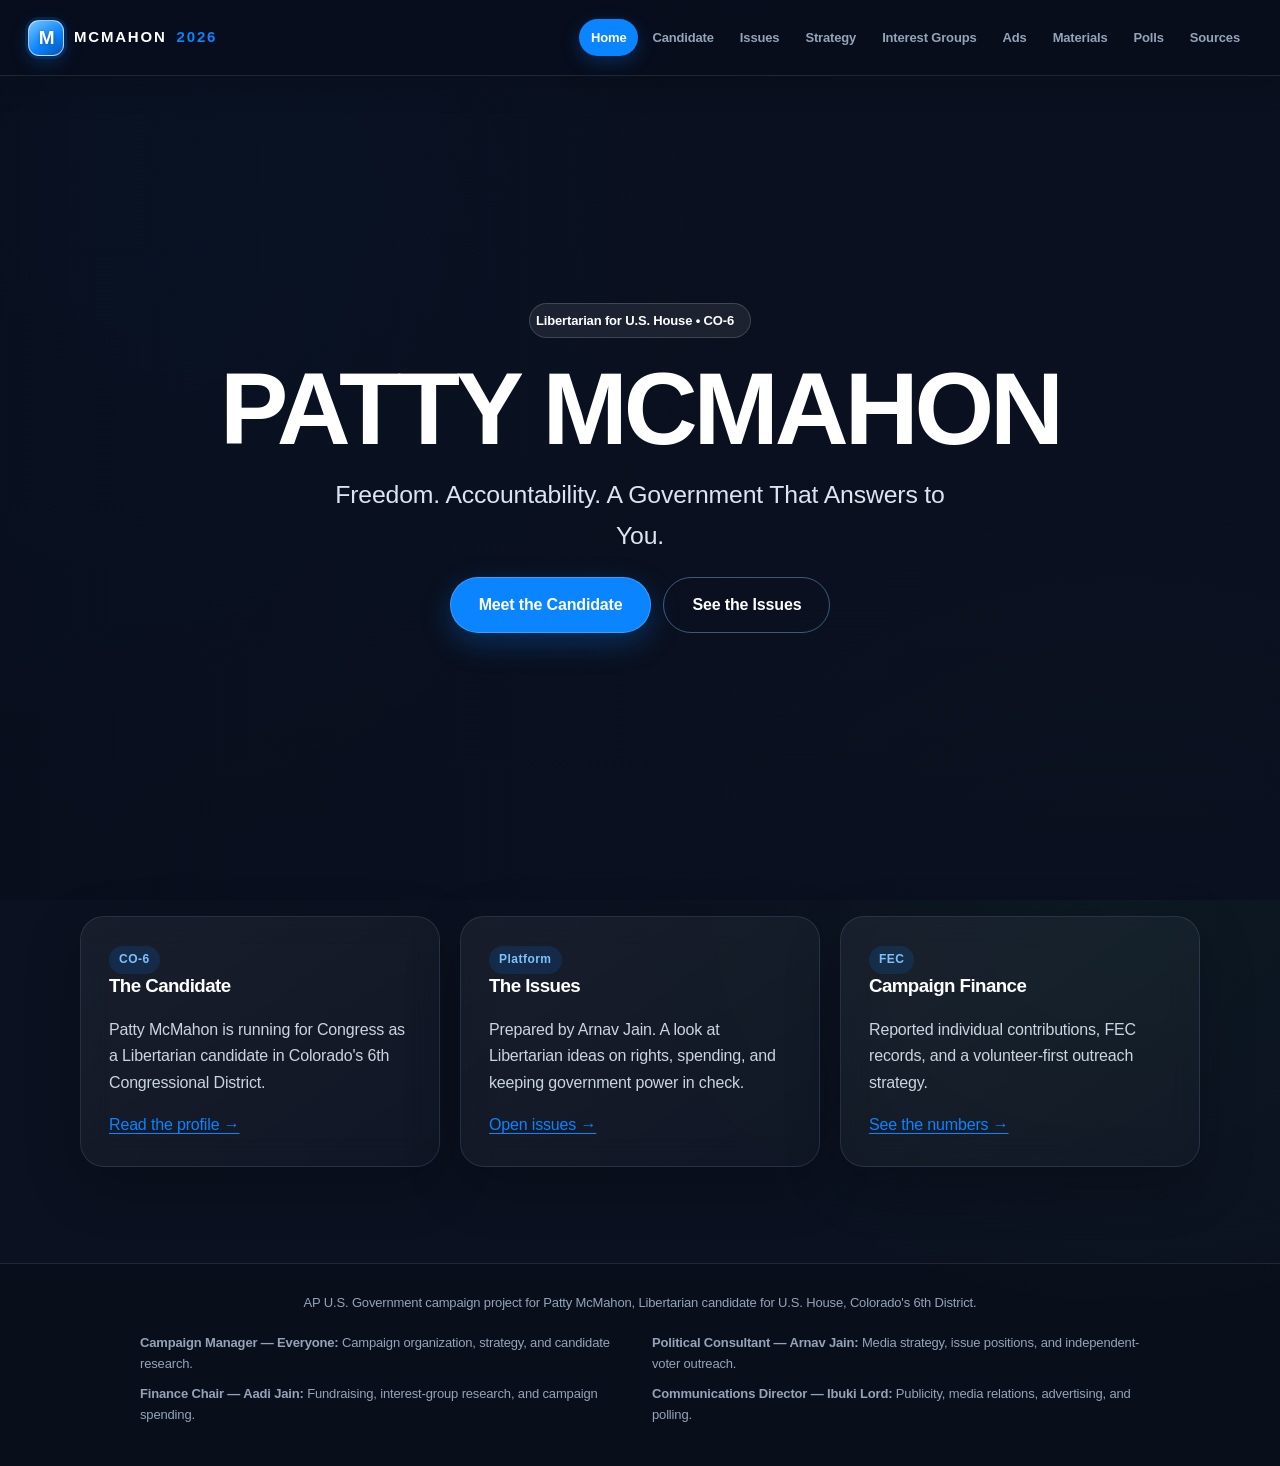
<file: index.html>
<!DOCTYPE html>
<html lang="en">
<head>
    <meta charset="UTF-8">
    <meta name="viewport" content="width=device-width, initial-scale=1.0">
    <title>Patty McMahon | Home</title>
    <link rel="stylesheet" href="style.css">
</head>
<body>
    <nav class="site-nav">
        <a class="brand" href="index.html">
            MCMAHON <span class="year">2026</span>
        </a>
        <input class="nav-toggle" type="checkbox" id="nav-toggle">
        <label class="nav-toggle-label" for="nav-toggle"><span></span><span></span><span></span></label>
        <div class="nav-links">
            <a href="index.html" class="active">Home</a>
            <a href="candidate.html">Candidate</a>
            <a href="issues.html">Issues</a>
            <a href="strategy.html">Strategy</a>
            <a href="finance.html">Interest Groups</a>
            <a href="ads.html">Ads</a>
            <a href="materials.html">Materials</a>
            <a href="polls.html">Polls</a>
            <a href="sources.html">Sources</a>
        </div>
    </nav>

    <header class="hero">
        <div class="hero-media"></div>
        <div class="hero-overlay"></div>
        <div class="hero-inner">
            <div class="candidate-badge">
                Libertarian for U.S. House • CO-6
            </div>
            <h1>PATTY MCMAHON</h1>
            <p class="subtitle">Freedom. Accountability. A Government That Answers to You.</p>
            <div class="btn-row" style="justify-content: center;">
                <a class="btn" href="candidate.html">Meet the Candidate</a>
                <a class="btn btn-ghost" href="issues.html">See the Issues</a>
            </div>
        </div>
    </header>

    <main class="container home-preview">
        <div class="grid-3">
            <article class="glass-card">
                <span class="pill">CO-6</span>
                <h3>The Candidate</h3>
                <p>Patty McMahon is running for Congress as a Libertarian candidate in Colorado's 6th Congressional District.</p>
                <a href="candidate.html">Read the profile →</a>
            </article>
            <article class="glass-card">
                <span class="pill">Platform</span>
                <h3>The Issues</h3>
                <p>Prepared by Arnav Jain. A look at Libertarian ideas on rights, spending, and keeping government power in check.</p>
                <a href="issues.html">Open issues →</a>
            </article>
            <article class="glass-card">
                <span class="pill">FEC</span>
                <h3>Campaign Finance</h3>
                <p>Reported individual contributions, FEC records, and a volunteer-first outreach strategy.</p>
                <a href="finance.html">See the numbers →</a>
            </article>
        </div>
    </main>

    <footer>
        AP U.S. Government campaign project for Patty McMahon, Libertarian candidate for U.S. House, Colorado's 6th District.
        <div class="team-credits">
            <p><strong>Campaign Manager — Everyone:</strong> Campaign organization, strategy, and candidate research.</p>
            <p><strong>Political Consultant — Arnav Jain:</strong> Media strategy, issue positions, and independent-voter outreach.</p>
            <p><strong>Finance Chair — Aadi Jain:</strong> Fundraising, interest-group research, and campaign spending.</p>
            <p><strong>Communications Director — Ibuki Lord:</strong> Publicity, media relations, advertising, and polling.</p>
        </div>
    </footer>
</body>
</html>
</file>
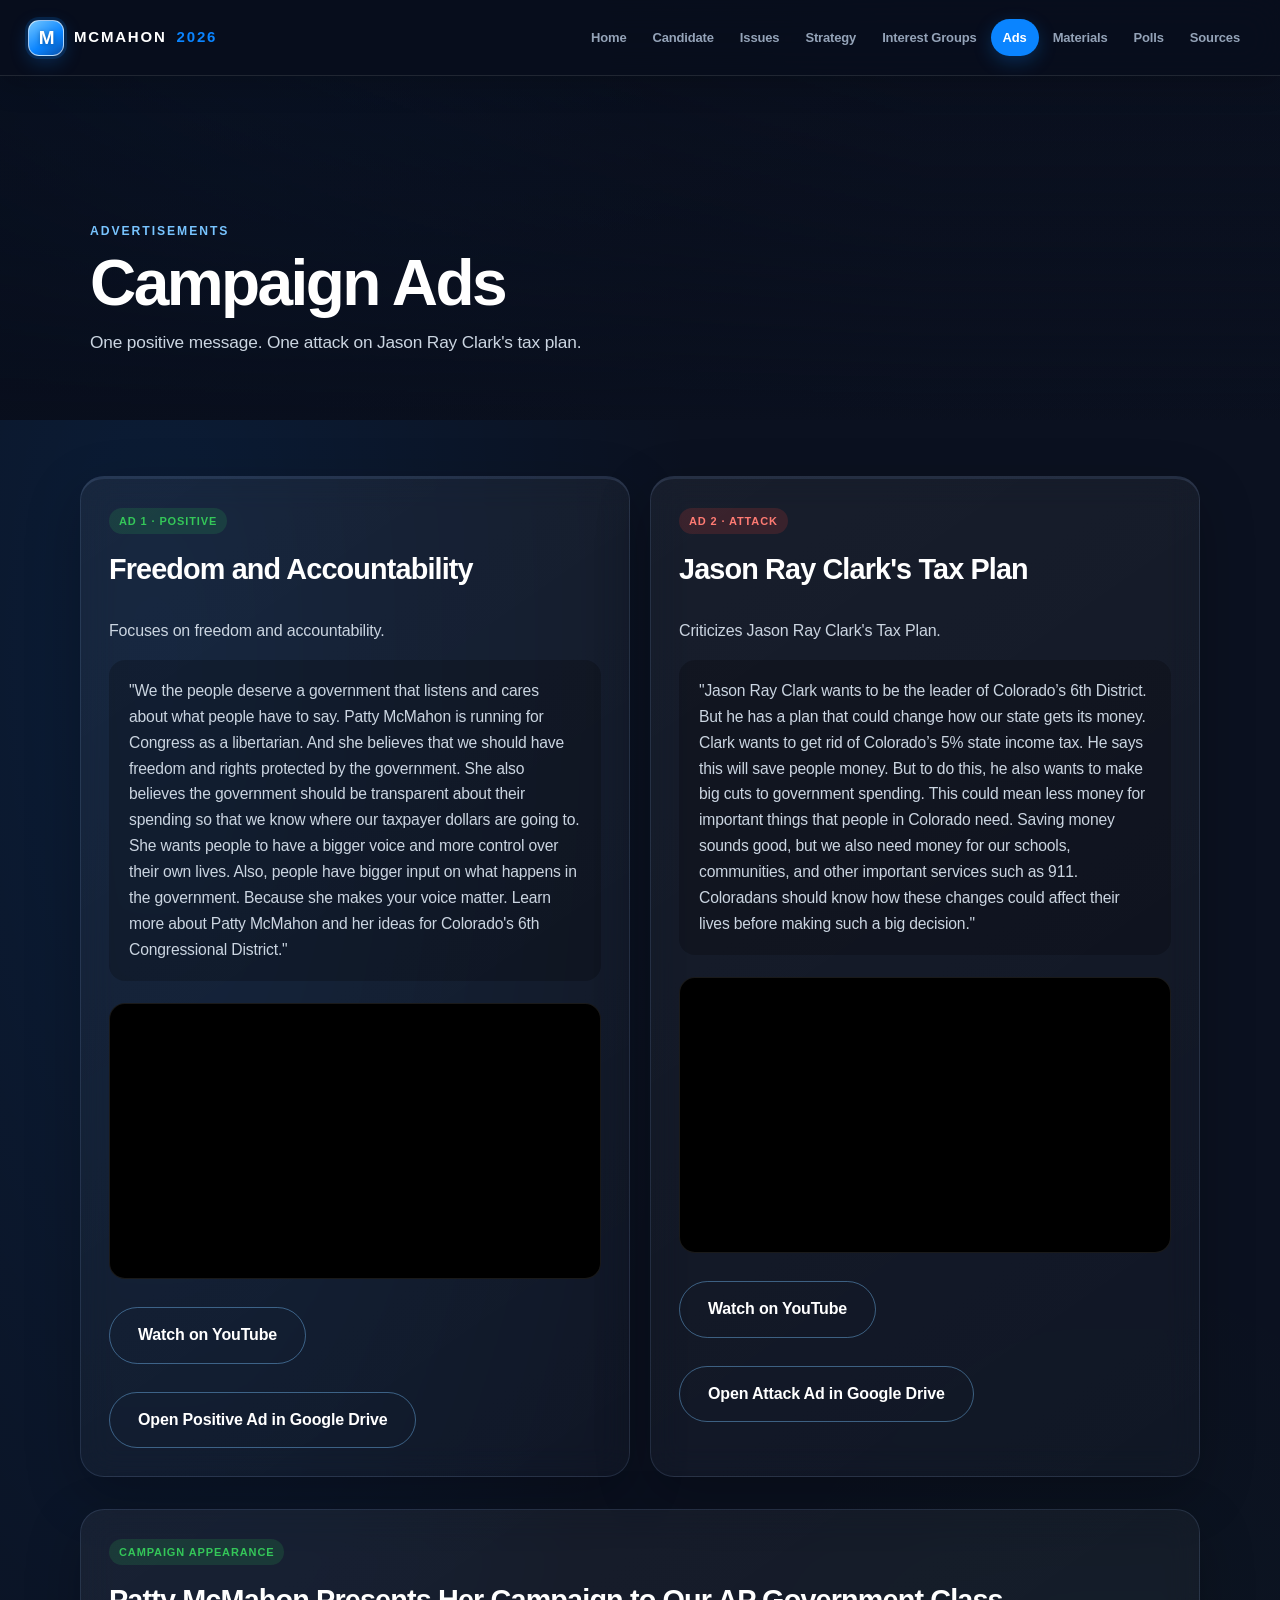
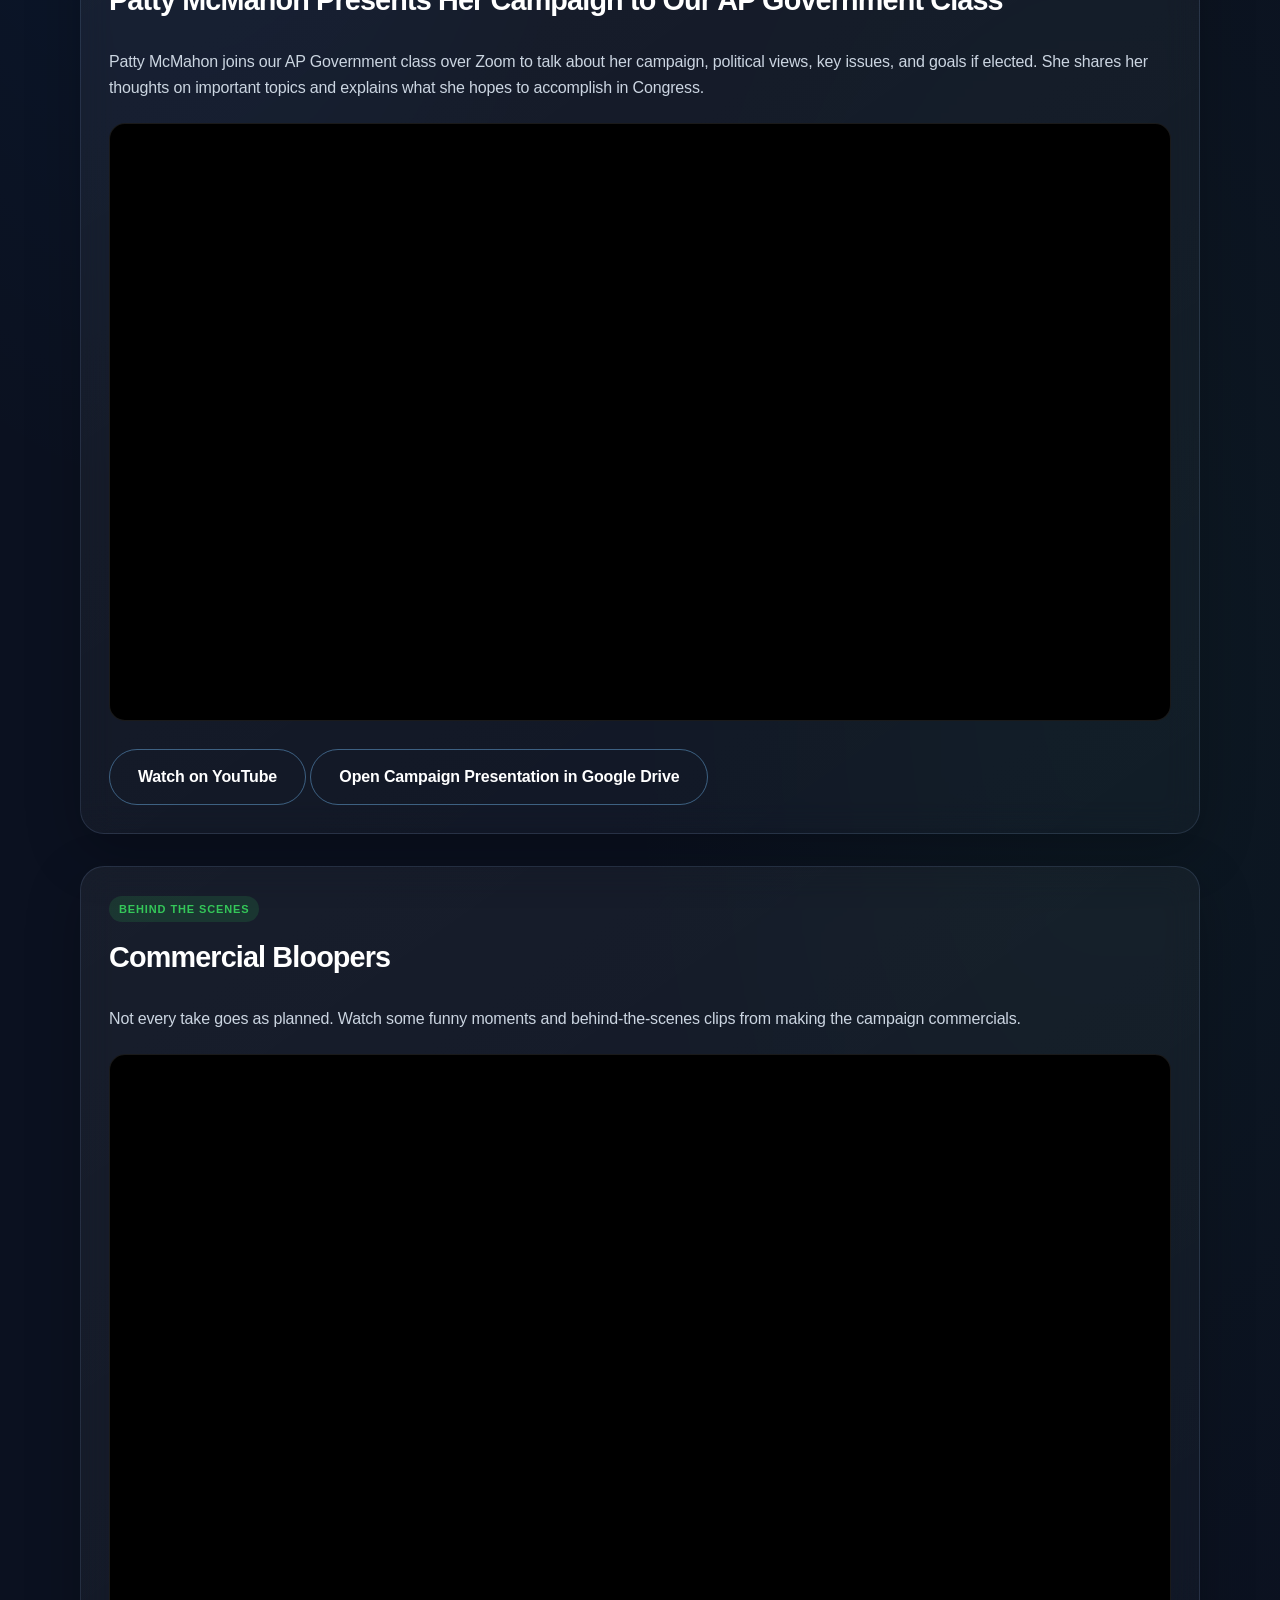
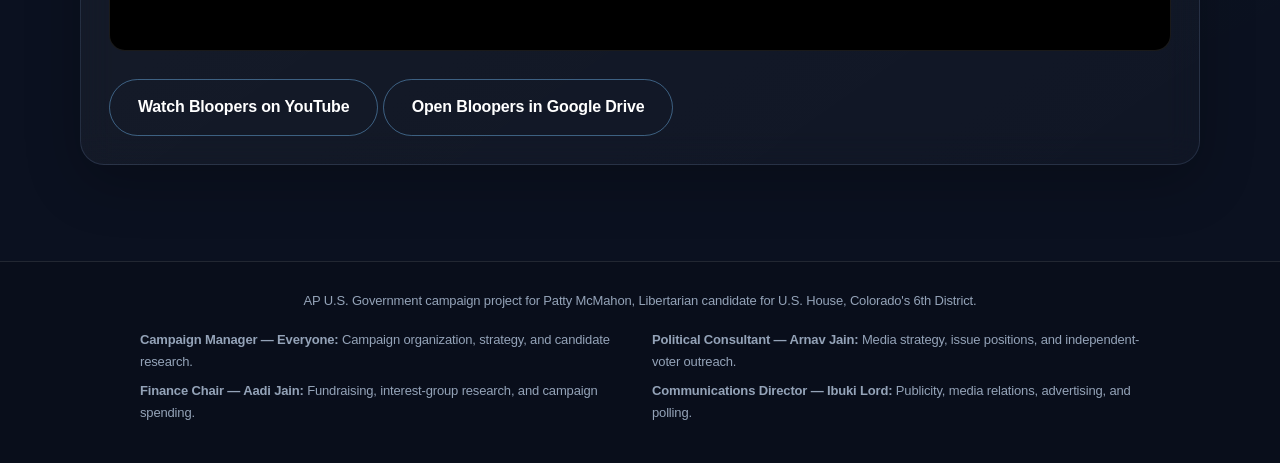
<file: ads.html>
<!DOCTYPE html>
<html lang="en">
<head>
    <meta charset="UTF-8">
    <meta name="viewport" content="width=device-width, initial-scale=1.0">
    <title>Patty McMahon | Advertisements</title>
    <link rel="stylesheet" href="style.css">
</head>
<body>
    <nav class="site-nav">
        <a class="brand" href="index.html">
            MCMAHON <span class="year">2026</span>
        </a>
        <input class="nav-toggle" type="checkbox" id="nav-toggle">
        <label class="nav-toggle-label" for="nav-toggle"><span></span><span></span><span></span></label>
        <div class="nav-links">
            <a href="index.html">Home</a>
            <a href="candidate.html">Candidate</a>
            <a href="issues.html">Issues</a>
            <a href="strategy.html">Strategy</a>
            <a href="finance.html">Interest Groups</a>
            <a href="ads.html" class="active">Ads</a>
            <a href="materials.html">Materials</a>
            <a href="polls.html">Polls</a>
            <a href="sources.html">Sources</a>
        </div>
    </nav>

    <header class="page-hero">
        <div class="page-hero-media hero-ads"></div>
        <div class="page-hero-overlay"></div>
        <div class="page-hero-inner">
            <p class="eyebrow">Advertisements</p>
            <h1>Campaign Ads</h1>
            <p class="lede">One positive message. One attack on Jason Ray Clark's tax plan.</p>
        </div>
    </header>

    <main class="container">
        <div class="grid-2">
            <article class="glass-card ad-positive">
                <span class="ad-tag tag-positive">Ad 1 · Positive</span>
                <h2>Freedom and Accountability</h2>
                <p>Focuses on freedom and accountability.</p>
                <p class="script">"We the people deserve a government that listens and cares about what people have to say. Patty McMahon is running for Congress as a libertarian. And she believes that we should have freedom and rights protected by the government. She also believes the government should be transparent about their spending so that we know where our taxpayer dollars are going to. She wants people to have a bigger voice and more control over their own lives. Also, people have bigger input on what happens in the government. Because she makes your voice matter. Learn more about Patty McMahon and her ideas for Colorado's 6th Congressional District."</p>
                <div class="ad-video">
                    <iframe
                        src="https://www.youtube-nocookie.com/embed/KKlUe48KBjA"
                        title="Positive Campaign Ad — Freedom and Accountability"
                        loading="lazy"
                        referrerpolicy="strict-origin-when-cross-origin"
                        allow="accelerometer; autoplay; clipboard-write; encrypted-media; gyroscope; picture-in-picture; web-share"
                        allowfullscreen>
                    </iframe>
                </div>
                <a class="btn btn-ghost" href="https://youtu.be/KKlUe48KBjA" target="_blank" rel="noopener noreferrer">Watch on YouTube</a>
                <a class="btn btn-ghost" href="https://drive.google.com/file/d/1Y_hYrEBCoA1HNSor_PcSwmJD5abbhaGy/view?usp=sharing" target="_blank" rel="noopener noreferrer">Open Positive Ad in Google Drive</a>
            </article>

            <article class="glass-card ad-attack">
                <span class="ad-tag tag-attack">Ad 2 · Attack</span>
                <h2>Jason Ray Clark's Tax Plan</h2>
                <p>Criticizes Jason Ray Clark's Tax Plan.</p>
                <p class="script">"Jason Ray Clark wants to be the leader of Colorado’s 6th District. But he has a plan that could change how our state gets its money. Clark wants to get rid of Colorado’s 5% state income tax. He says this will save people money. But to do this, he also wants to make big cuts to government spending. This could mean less money for important things that people in Colorado need. Saving money sounds good, but we also need money for our schools, communities, and other important services such as 911. Coloradans should know how these changes could affect their lives before making such a big decision."</p>
                <div class="ad-video">
                    <iframe
                        src="https://www.youtube.com/embed/QxSl7qx9Owg?si=tym81AHQnZn_IsVc"
                        title="Attack Ad — Jason Ray Clark's Tax Plan"
                        loading="lazy"
                        referrerpolicy="strict-origin-when-cross-origin"
                        allow="accelerometer; autoplay; clipboard-write; encrypted-media; gyroscope; picture-in-picture; web-share"
                        allowfullscreen>
                    </iframe>
                </div>
                <a class="btn btn-ghost" href="https://youtu.be/QxSl7qx9Owg" target="_blank" rel="noopener noreferrer">Watch on YouTube</a>
                <a class="btn btn-ghost" href="https://drive.google.com/file/d/1P5cuibVU4tpEVq5KG2xG8crWRMJvYxFQ/view?usp=sharing" target="_blank" rel="noopener noreferrer">Open Attack Ad in Google Drive</a>
            </article>
        </div>

        <section class="glass-card" style="margin-top: 2rem;" aria-labelledby="class-visit-heading">
            <span class="ad-tag tag-positive">Campaign Appearance</span>
            <h2 id="class-visit-heading">Patty McMahon Presents Her Campaign to Our AP Government Class</h2>
            <p>Patty McMahon joins our AP Government class over Zoom to talk about her campaign, political views, key issues, and goals if elected. She shares her thoughts on important topics and explains what she hopes to accomplish in Congress.</p>
            <div class="ad-video">
                <iframe
                    src="https://www.youtube-nocookie.com/embed/QREVp_ftIvQ"
                    title="Patty McMahon Presents Her Campaign to Our AP Government Class"
                    loading="lazy"
                    referrerpolicy="strict-origin-when-cross-origin"
                    allow="accelerometer; autoplay; clipboard-write; encrypted-media; gyroscope; picture-in-picture; web-share"
                    allowfullscreen>
                </iframe>
            </div>
            <a class="btn btn-ghost" href="https://youtu.be/QREVp_ftIvQ" target="_blank" rel="noopener noreferrer">Watch on YouTube</a>
            <a class="btn btn-ghost" href="https://drive.google.com/file/d/14SzuijCHqHpRLRvoBpcTlfC_h4elSBbi/view?usp=sharing" target="_blank" rel="noopener noreferrer">Open Campaign Presentation in Google Drive</a>
        </section>

        <section class="glass-card" style="margin-top: 2rem;" aria-labelledby="bloopers-heading">
            <span class="ad-tag tag-positive">Behind the Scenes</span>
            <h2 id="bloopers-heading">Commercial Bloopers</h2>
            <p>Not every take goes as planned. Watch some funny moments and behind-the-scenes clips from making the campaign commercials.</p>
            <div class="ad-video">
                <iframe
                    src="https://www.youtube-nocookie.com/embed/QPQTTg8IIDw"
                    title="Patty McMahon Campaign Commercial Bloopers"
                    loading="lazy"
                    referrerpolicy="strict-origin-when-cross-origin"
                    allow="accelerometer; autoplay; clipboard-write; encrypted-media; gyroscope; picture-in-picture; web-share"
                    allowfullscreen>
                </iframe>
            </div>
            <a class="btn btn-ghost" href="https://youtu.be/QPQTTg8IIDw" target="_blank" rel="noopener noreferrer">Watch Bloopers on YouTube</a>
            <a class="btn btn-ghost" href="https://drive.google.com/file/d/1UdFq3QQ-k-5cDWJQfvC47Nf5ddbLPyFM/view?usp=sharing" target="_blank" rel="noopener noreferrer">Open Bloopers in Google Drive</a>
        </section>
    </main>

    <footer>
        AP U.S. Government campaign project for Patty McMahon, Libertarian candidate for U.S. House, Colorado's 6th District.
        <div class="team-credits">
            <p><strong>Campaign Manager — Everyone:</strong> Campaign organization, strategy, and candidate research.</p>
            <p><strong>Political Consultant — Arnav Jain:</strong> Media strategy, issue positions, and independent-voter outreach.</p>
            <p><strong>Finance Chair — Aadi Jain:</strong> Fundraising, interest-group research, and campaign spending.</p>
            <p><strong>Communications Director — Ibuki Lord:</strong> Publicity, media relations, advertising, and polling.</p>
        </div>
    </footer>
</body>
</html>
</file>
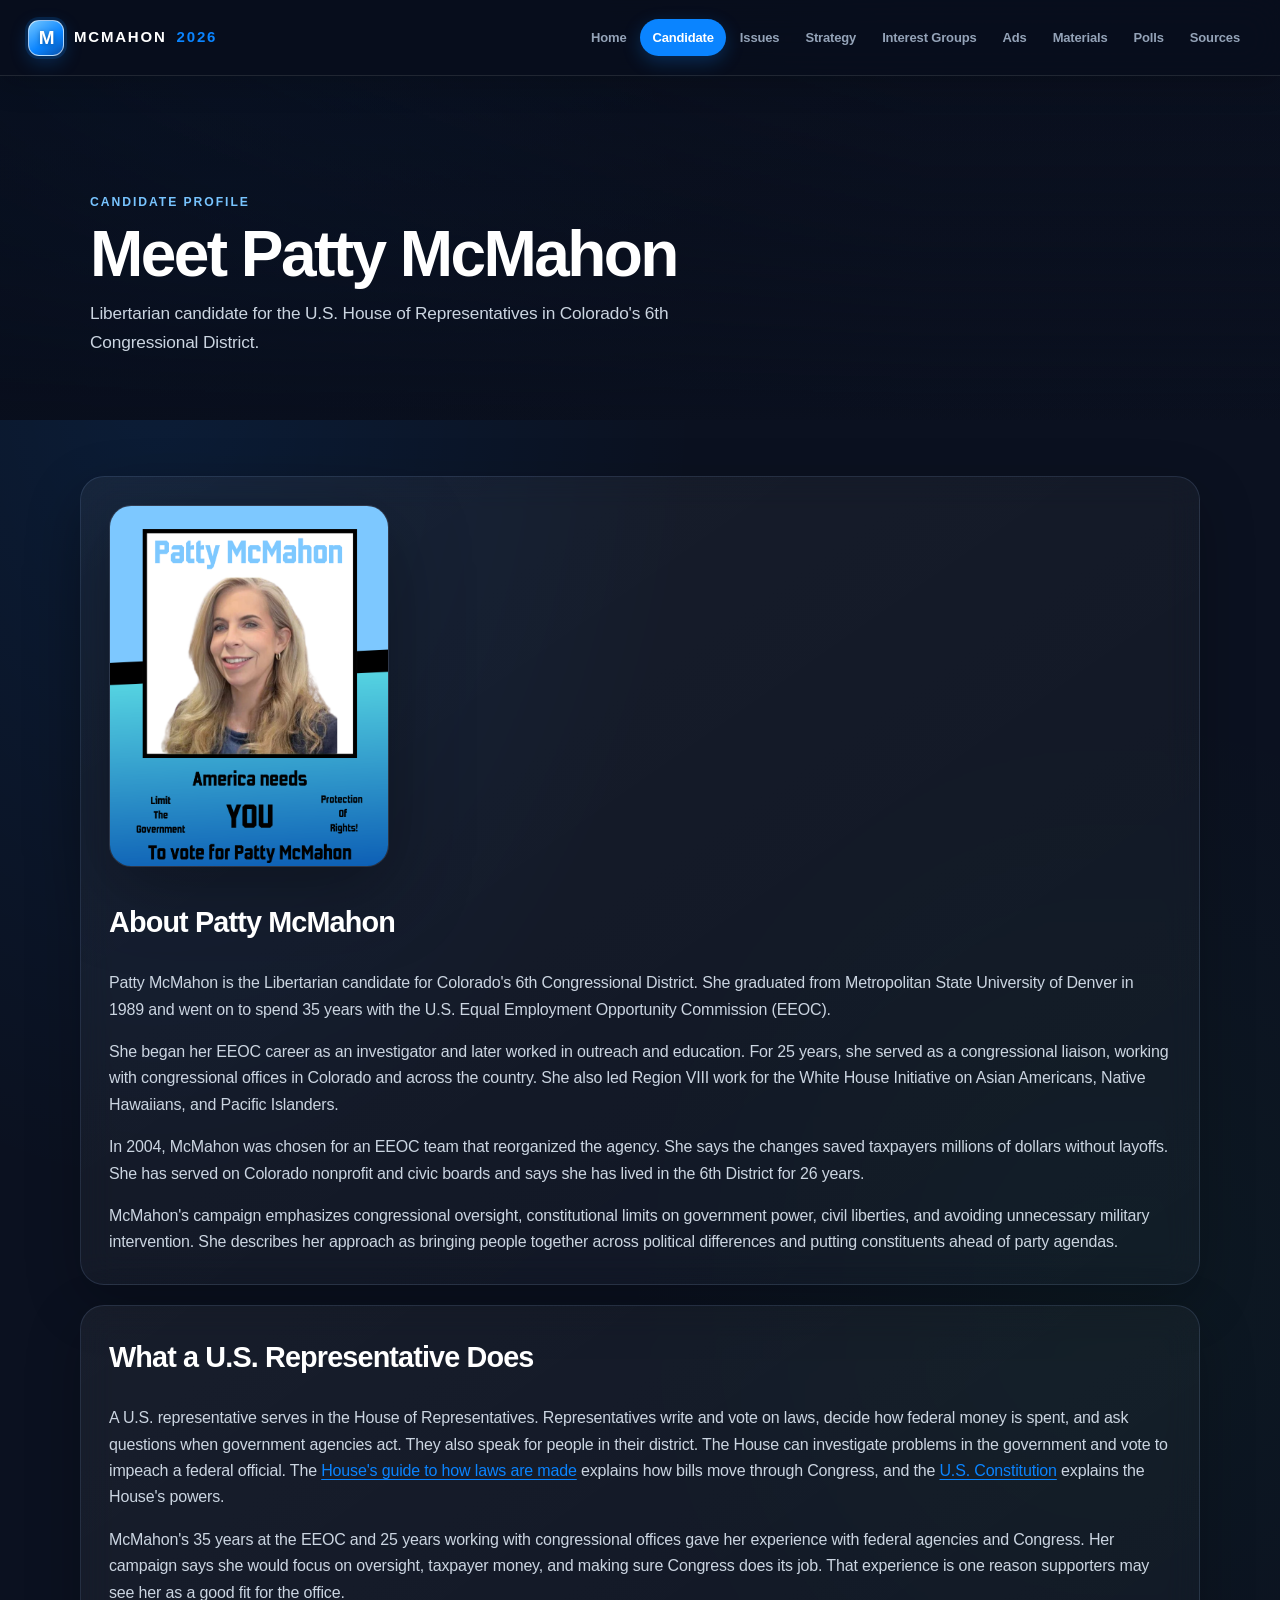
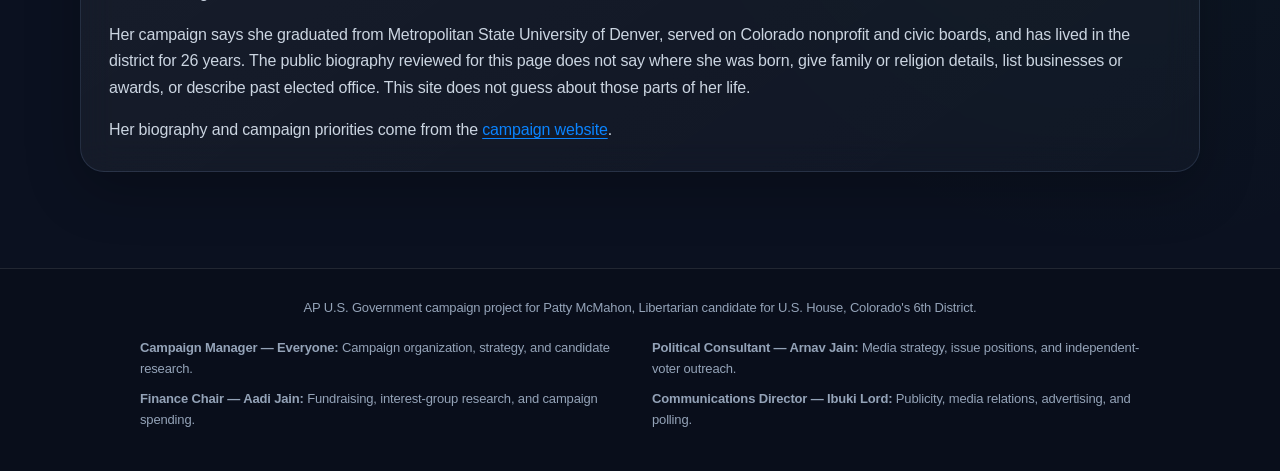
<file: candidate.html>
<!DOCTYPE html>
<html lang="en">
<head>
    <meta charset="UTF-8">
    <meta name="viewport" content="width=device-width, initial-scale=1.0">
    <title>Patty McMahon | Candidate</title>
    <link rel="stylesheet" href="style.css">
</head>
<body>
    <nav class="site-nav">
        <a class="brand" href="index.html">
            MCMAHON <span class="year">2026</span>
        </a>
        <input class="nav-toggle" type="checkbox" id="nav-toggle">
        <label class="nav-toggle-label" for="nav-toggle"><span></span><span></span><span></span></label>
        <div class="nav-links">
            <a href="index.html">Home</a>
            <a href="candidate.html" class="active">Candidate</a>
            <a href="issues.html">Issues</a>
            <a href="strategy.html">Strategy</a>
            <a href="finance.html">Interest Groups</a>
            <a href="ads.html">Ads</a>
            <a href="materials.html">Materials</a>
            <a href="polls.html">Polls</a>
            <a href="sources.html">Sources</a>
        </div>
    </nav>

    <header class="page-hero">
        <div class="page-hero-media hero-candidate"></div>
        <div class="page-hero-overlay"></div>
        <div class="page-hero-inner">
            <p class="eyebrow">Candidate Profile</p>
            <h1>Meet Patty McMahon</h1>
            <p class="lede">Libertarian candidate for the U.S. House of Representatives in Colorado's 6th Congressional District.</p>
        </div>
    </header>

    <main class="container stack">
        <section class="glass-card">
            <div class="profile-layout">
                <img class="portrait" src="./McMahon_ Poster Campaign.png" alt="Campaign poster featuring Patty McMahon">
                <div>
                    <h2>About Patty McMahon</h2>
                    <p>Patty McMahon is the Libertarian candidate for Colorado's 6th Congressional District. She graduated from Metropolitan State University of Denver in 1989 and went on to spend 35 years with the U.S. Equal Employment Opportunity Commission (EEOC).</p>
                    <p>She began her EEOC career as an investigator and later worked in outreach and education. For 25 years, she served as a congressional liaison, working with congressional offices in Colorado and across the country. She also led Region VIII work for the White House Initiative on Asian Americans, Native Hawaiians, and Pacific Islanders.</p>
                    <p>In 2004, McMahon was chosen for an EEOC team that reorganized the agency. She says the changes saved taxpayers millions of dollars without layoffs. She has served on Colorado nonprofit and civic boards and says she has lived in the 6th District for 26 years.</p>
                    <p>McMahon's campaign emphasizes congressional oversight, constitutional limits on government power, civil liberties, and avoiding unnecessary military intervention. She describes her approach as bringing people together across political differences and putting constituents ahead of party agendas.</p>
                </div>
            </div>
        </section>

        <section class="glass-card">
            <h2>What a U.S. Representative Does</h2>
            <p>A U.S. representative serves in the House of Representatives. Representatives write and vote on laws, decide how federal money is spent, and ask questions when government agencies act. They also speak for people in their district. The House can investigate problems in the government and vote to impeach a federal official. The <a href="https://www.house.gov/the-house-explained/the-legislative-process">House's guide to how laws are made</a> explains how bills move through Congress, and the <a href="https://www.archives.gov/founding-docs/constitution-transcript">U.S. Constitution</a> explains the House's powers.</p>
            <p>McMahon's 35 years at the EEOC and 25 years working with congressional offices gave her experience with federal agencies and Congress. Her campaign says she would focus on oversight, taxpayer money, and making sure Congress does its job. That experience is one reason supporters may see her as a good fit for the office.</p>
            <p>Her campaign says she graduated from Metropolitan State University of Denver, served on Colorado nonprofit and civic boards, and has lived in the district for 26 years. The public biography reviewed for this page does not say where she was born, give family or religion details, list businesses or awards, or describe past elected office. This site does not guess about those parts of her life.</p>
            <p>Her biography and campaign priorities come from the <a href="https://www.mcmahonforcongress.com/">campaign website</a>.</p>
        </section>
    </main>

    <footer>
        AP U.S. Government campaign project for Patty McMahon, Libertarian candidate for U.S. House, Colorado's 6th District.
        <div class="team-credits">
            <p><strong>Campaign Manager — Everyone:</strong> Campaign organization, strategy, and candidate research.</p>
            <p><strong>Political Consultant — Arnav Jain:</strong> Media strategy, issue positions, and independent-voter outreach.</p>
            <p><strong>Finance Chair — Aadi Jain:</strong> Fundraising, interest-group research, and campaign spending.</p>
            <p><strong>Communications Director — Ibuki Lord:</strong> Publicity, media relations, advertising, and polling.</p>
        </div>
    </footer>
</body>
</html>
</file>
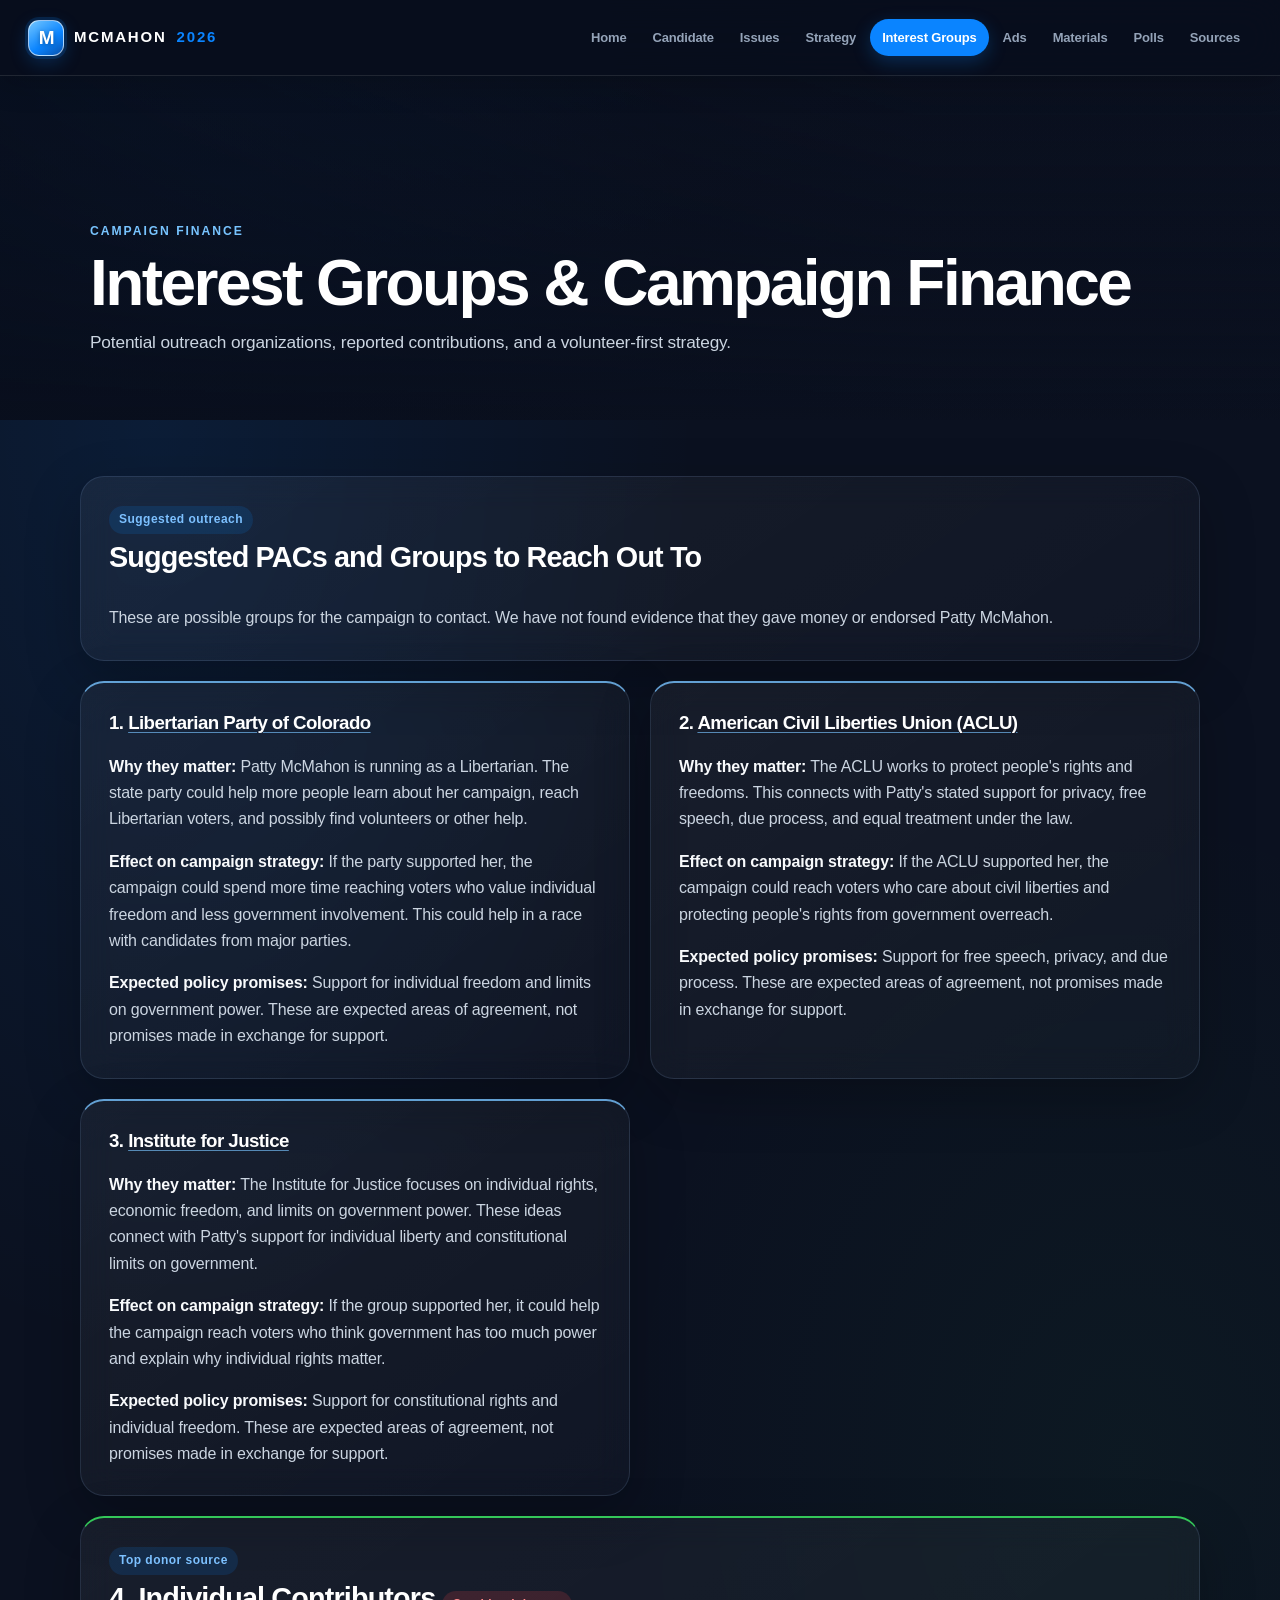
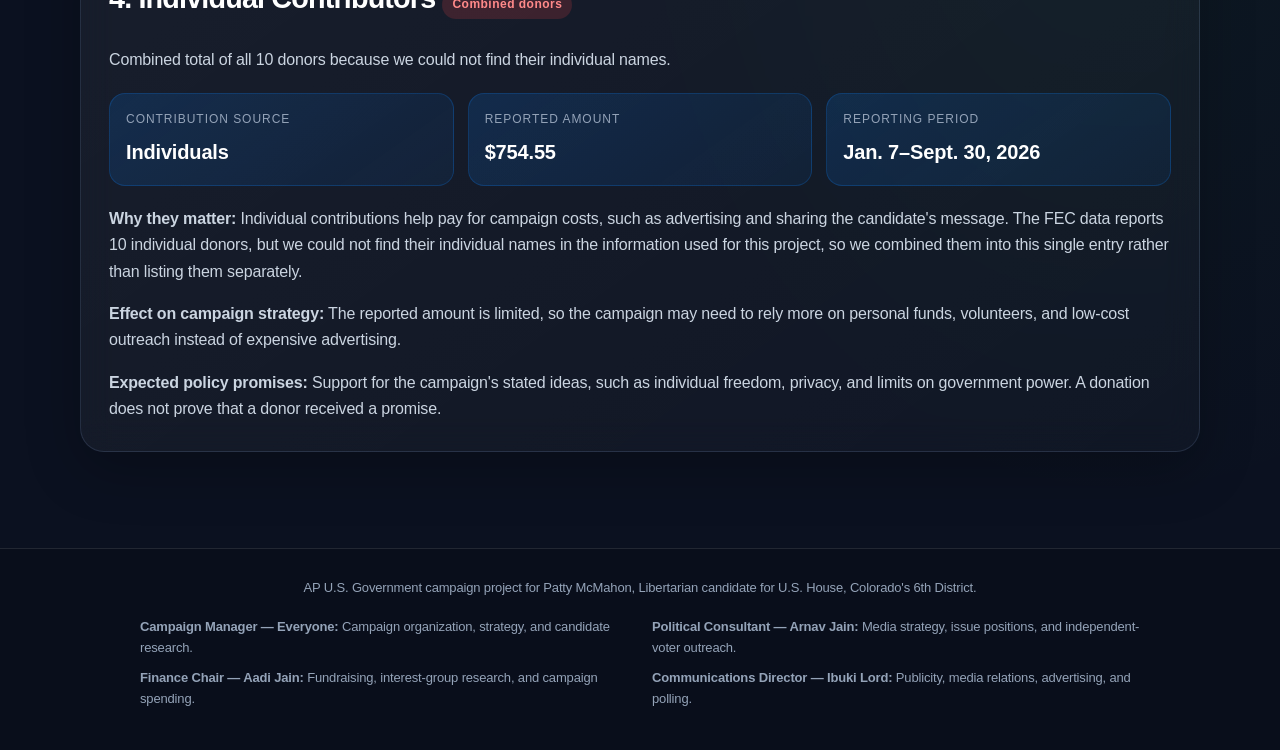
<file: finance.html>
<!DOCTYPE html>
<html lang="en">
<head>
    <meta charset="UTF-8">
    <meta name="viewport" content="width=device-width, initial-scale=1.0">
    <title>Patty McMahon | Interest Groups &amp; Finance</title>
    <link rel="stylesheet" href="style.css">
</head>
<body>
    <nav class="site-nav">
        <a class="brand" href="index.html">
            MCMAHON <span class="year">2026</span>
        </a>
        <input class="nav-toggle" type="checkbox" id="nav-toggle">
        <label class="nav-toggle-label" for="nav-toggle"><span></span><span></span><span></span></label>
        <div class="nav-links">
            <a href="index.html">Home</a>
            <a href="candidate.html">Candidate</a>
            <a href="issues.html">Issues</a>
            <a href="strategy.html">Strategy</a>
            <a href="finance.html" class="active">Interest Groups</a>
            <a href="ads.html">Ads</a>
            <a href="materials.html">Materials</a>
            <a href="polls.html">Polls</a>
            <a href="sources.html">Sources</a>
        </div>
    </nav>

    <header class="page-hero">
        <div class="page-hero-media hero-finance"></div>
        <div class="page-hero-overlay"></div>
        <div class="page-hero-inner">
            <p class="eyebrow">Campaign Finance</p>
            <h1>Interest Groups &amp; Campaign Finance</h1>
            <p class="lede">Potential outreach organizations, reported contributions, and a volunteer-first strategy.</p>
        </div>
    </header>

    <main class="container stack">
        <section class="glass-card">
            <span class="pill">Suggested outreach</span>
            <h2>Suggested PACs and Groups to Reach Out To</h2>
            <p>These are possible groups for the campaign to contact. We have not found evidence that they gave money or endorsed Patty McMahon.</p>
        </section>

        <section class="finance-targets">
            <article class="glass-card finance-target">
                <h3>1. <a href="https://lpcolorado.org/">Libertarian Party of Colorado</a></h3>
                <p><strong>Why they matter:</strong> Patty McMahon is running as a Libertarian. The state party could help more people learn about her campaign, reach Libertarian voters, and possibly find volunteers or other help.</p>
                <p><strong>Effect on campaign strategy:</strong> If the party supported her, the campaign could spend more time reaching voters who value individual freedom and less government involvement. This could help in a race with candidates from major parties.</p>
                <p><strong>Expected policy promises:</strong> Support for individual freedom and limits on government power. These are expected areas of agreement, not promises made in exchange for support.</p>
            </article>
            <article class="glass-card finance-target">
                <h3>2. <a href="https://www.aclu-co.org/about/">American Civil Liberties Union (ACLU)</a></h3>
                <p><strong>Why they matter:</strong> The ACLU works to protect people's rights and freedoms. This connects with Patty's stated support for privacy, free speech, due process, and equal treatment under the law.</p>
                <p><strong>Effect on campaign strategy:</strong> If the ACLU supported her, the campaign could reach voters who care about civil liberties and protecting people's rights from government overreach.</p>
                <p><strong>Expected policy promises:</strong> Support for free speech, privacy, and due process. These are expected areas of agreement, not promises made in exchange for support.</p>
            </article>
            <article class="glass-card finance-target">
                <h3>3. <a href="https://ij.org/">Institute for Justice</a></h3>
                <p><strong>Why they matter:</strong> The Institute for Justice focuses on individual rights, economic freedom, and limits on government power. These ideas connect with Patty's support for individual liberty and constitutional limits on government.</p>
                <p><strong>Effect on campaign strategy:</strong> If the group supported her, it could help the campaign reach voters who think government has too much power and explain why individual rights matter.</p>
                <p><strong>Expected policy promises:</strong> Support for constitutional rights and individual freedom. These are expected areas of agreement, not promises made in exchange for support.</p>
            </article>
        </section>

        <section class="glass-card finance-contributions">
            <span class="pill">Top donor source</span>
            <h2>4. Individual Contributors <span class="pill pill-red">Combined donors</span></h2>
            <p>Combined total of all 10 donors because we could not find their individual names.</p>
            <div class="stat-row">
                <div class="stat">
                    <span class="label">Contribution Source</span>
                    <span class="value">Individuals</span>
                </div>
                <div class="stat">
                    <span class="label">Reported Amount</span>
                    <span class="value">$754.55</span>
                </div>
                <div class="stat">
                    <span class="label">Reporting Period</span>
                    <span class="value">Jan. 7–Sept. 30, 2026</span>
                </div>
            </div>
            <p><strong>Why they matter:</strong> Individual contributions help pay for campaign costs, such as advertising and sharing the candidate's message. The FEC data reports 10 individual donors, but we could not find their individual names in the information used for this project, so we combined them into this single entry rather than listing them separately.</p>
            <p><strong>Effect on campaign strategy:</strong> The reported amount is limited, so the campaign may need to rely more on personal funds, volunteers, and low-cost outreach instead of expensive advertising.</p>
            <p><strong>Expected policy promises:</strong> Support for the campaign's stated ideas, such as individual freedom, privacy, and limits on government power. A donation does not prove that a donor received a promise.</p>
        </section>
    </main>

    <footer>
        AP U.S. Government campaign project for Patty McMahon, Libertarian candidate for U.S. House, Colorado's 6th District.
        <div class="team-credits">
            <p><strong>Campaign Manager — Everyone:</strong> Campaign organization, strategy, and candidate research.</p>
            <p><strong>Political Consultant — Arnav Jain:</strong> Media strategy, issue positions, and independent-voter outreach.</p>
            <p><strong>Finance Chair — Aadi Jain:</strong> Fundraising, interest-group research, and campaign spending.</p>
            <p><strong>Communications Director — Ibuki Lord:</strong> Publicity, media relations, advertising, and polling.</p>
        </div>
    </footer>
</body>
</html>
</file>
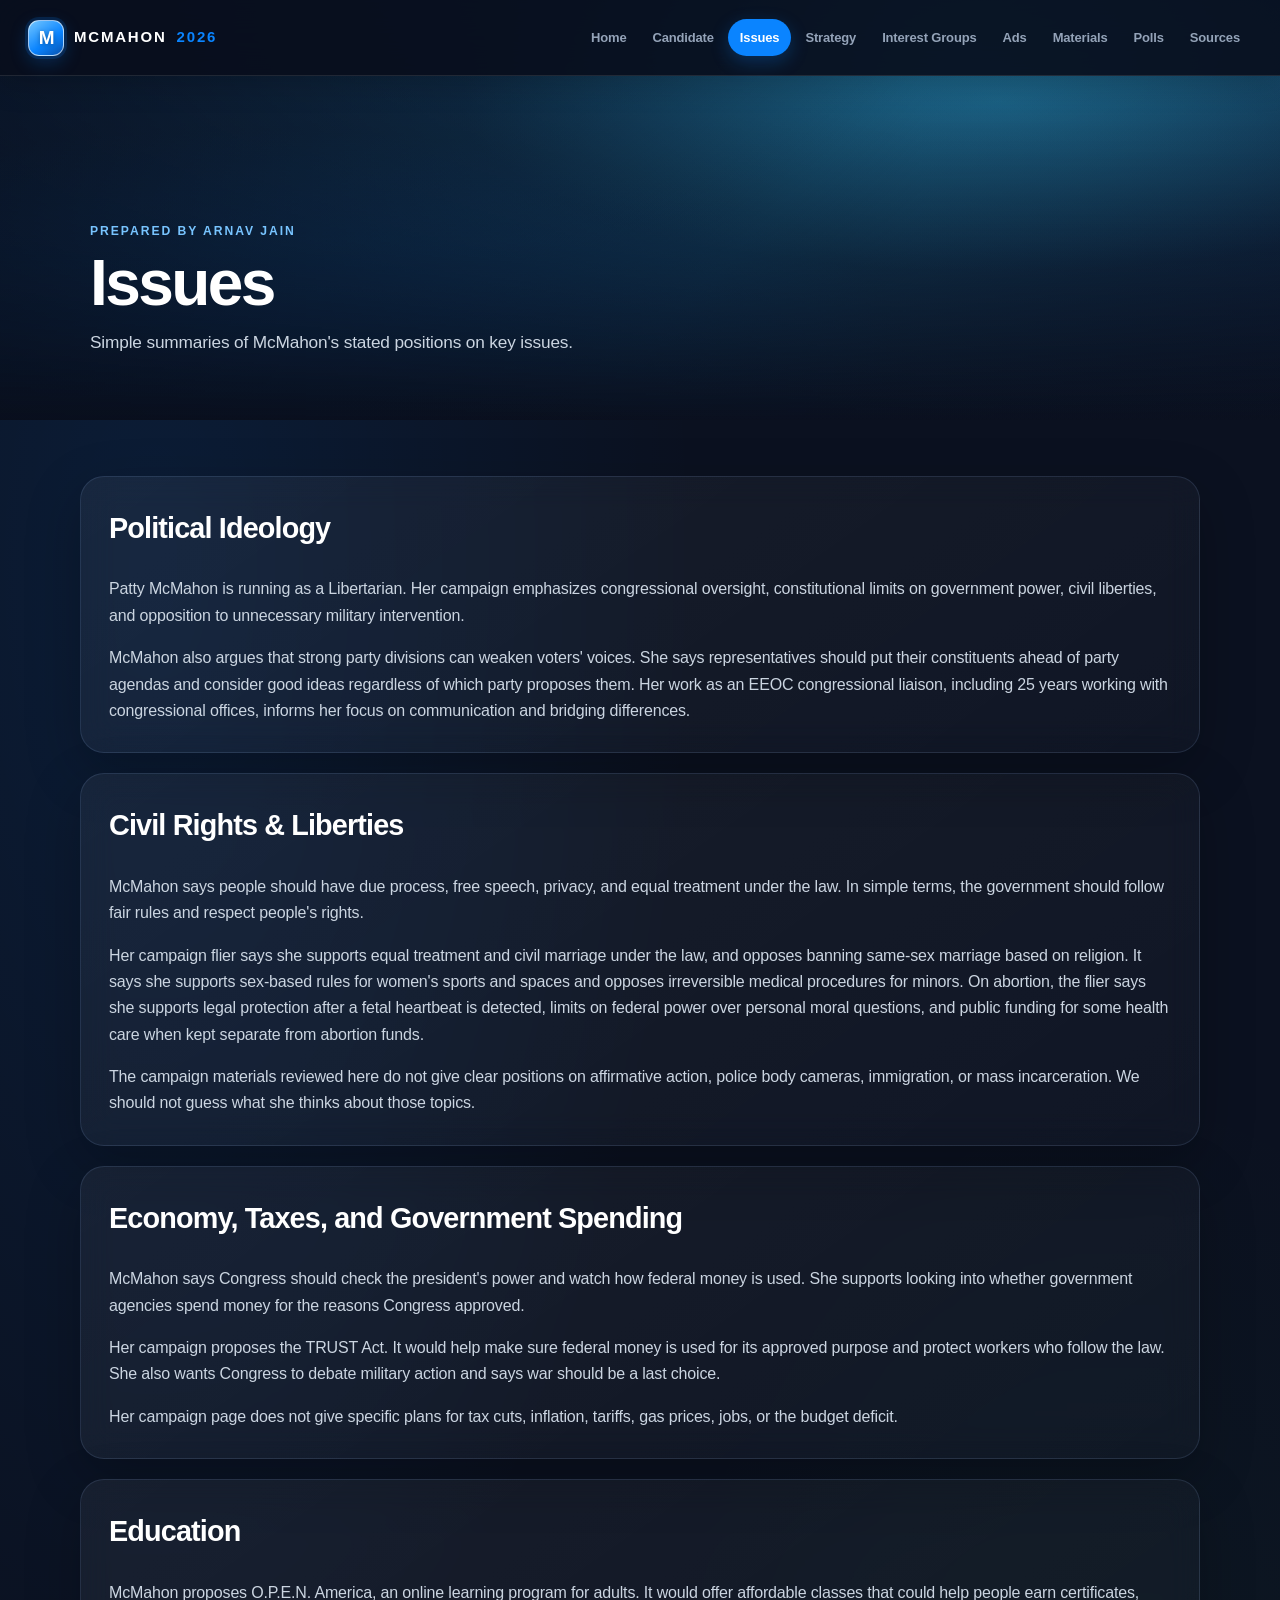
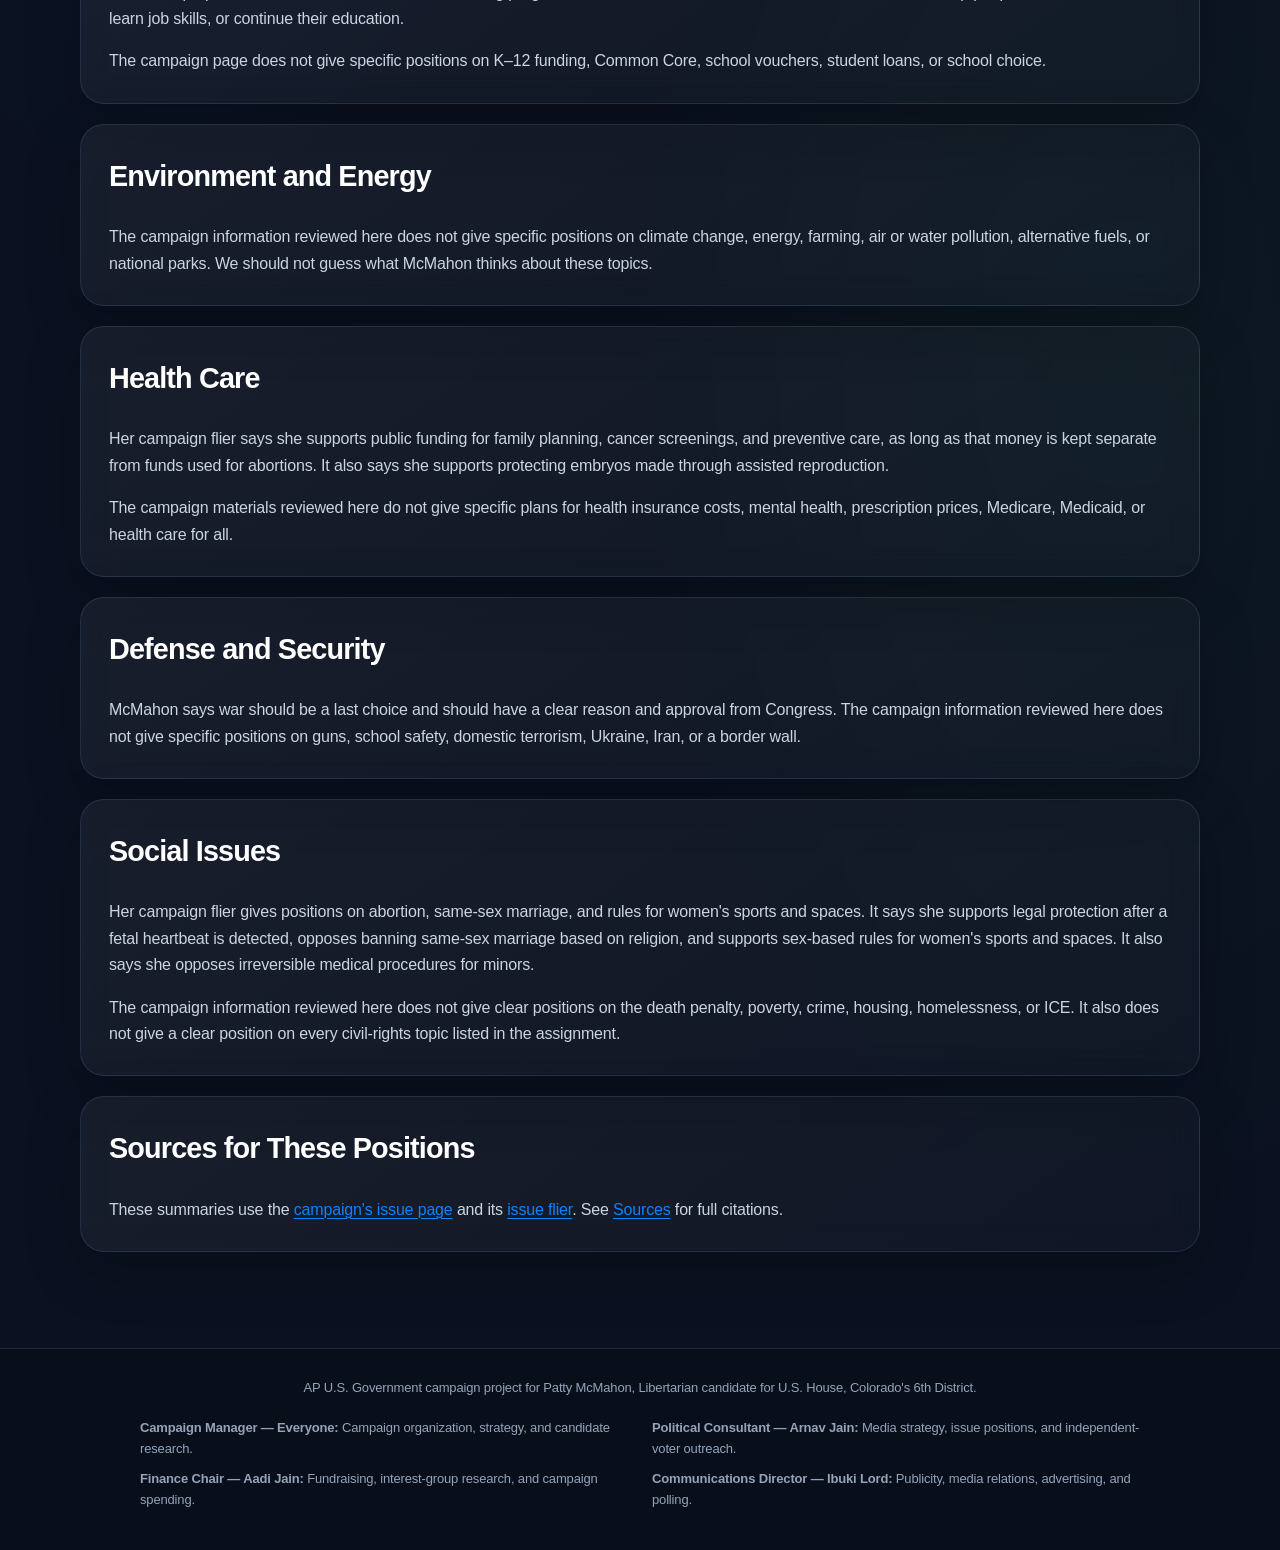
<file: issues.html>
<!DOCTYPE html>
<html lang="en">
<head>
    <meta charset="UTF-8">
    <meta name="viewport" content="width=device-width, initial-scale=1.0">
    <title>Patty McMahon | Issues</title>
    <link rel="stylesheet" href="style.css">
</head>
<body>
    <nav class="site-nav">
        <a class="brand" href="index.html">
            MCMAHON <span class="year">2026</span>
        </a>
        <input class="nav-toggle" type="checkbox" id="nav-toggle">
        <label class="nav-toggle-label" for="nav-toggle"><span></span><span></span><span></span></label>
        <div class="nav-links">
            <a href="index.html">Home</a>
            <a href="candidate.html">Candidate</a>
            <a href="issues.html" class="active">Issues</a>
            <a href="strategy.html">Strategy</a>
            <a href="finance.html">Interest Groups</a>
            <a href="ads.html">Ads</a>
            <a href="materials.html">Materials</a>
            <a href="polls.html">Polls</a>
            <a href="sources.html">Sources</a>
        </div>
    </nav>

    <header class="page-hero">
        <div class="page-hero-media hero-issues"></div>
        <div class="page-hero-overlay"></div>
        <div class="page-hero-inner">
            <p class="eyebrow">Prepared by Arnav Jain</p>
            <h1>Issues</h1>
            <p class="lede">Simple summaries of McMahon's stated positions on key issues.</p>
        </div>
    </header>

    <main class="container stack">
        <article class="glass-card">
            <h2>Political Ideology</h2>
            <p>Patty McMahon is running as a Libertarian. Her campaign emphasizes congressional oversight, constitutional limits on government power, civil liberties, and opposition to unnecessary military intervention.</p>
            <p>McMahon also argues that strong party divisions can weaken voters' voices. She says representatives should put their constituents ahead of party agendas and consider good ideas regardless of which party proposes them. Her work as an EEOC congressional liaison, including 25 years working with congressional offices, informs her focus on communication and bridging differences.</p>
        </article>

        <article class="glass-card">
            <h2>Civil Rights &amp; Liberties</h2>
            <p>McMahon says people should have due process, free speech, privacy, and equal treatment under the law. In simple terms, the government should follow fair rules and respect people's rights.</p>
            <p>Her campaign flier says she supports equal treatment and civil marriage under the law, and opposes banning same-sex marriage based on religion. It says she supports sex-based rules for women's sports and spaces and opposes irreversible medical procedures for minors. On abortion, the flier says she supports legal protection after a fetal heartbeat is detected, limits on federal power over personal moral questions, and public funding for some health care when kept separate from abortion funds.</p>
            <p>The campaign materials reviewed here do not give clear positions on affirmative action, police body cameras, immigration, or mass incarceration. We should not guess what she thinks about those topics.</p>
        </article>

        <article class="glass-card">
            <h2>Economy, Taxes, and Government Spending</h2>
            <p>McMahon says Congress should check the president's power and watch how federal money is used. She supports looking into whether government agencies spend money for the reasons Congress approved.</p>
            <p>Her campaign proposes the TRUST Act. It would help make sure federal money is used for its approved purpose and protect workers who follow the law. She also wants Congress to debate military action and says war should be a last choice.</p>
            <p>Her campaign page does not give specific plans for tax cuts, inflation, tariffs, gas prices, jobs, or the budget deficit.</p>
        </article>

        <article class="glass-card">
            <h2>Education</h2>
            <p>McMahon proposes O.P.E.N. America, an online learning program for adults. It would offer affordable classes that could help people earn certificates, learn job skills, or continue their education.</p>
            <p>The campaign page does not give specific positions on K–12 funding, Common Core, school vouchers, student loans, or school choice.</p>
        </article>

        <article class="glass-card">
            <h2>Environment and Energy</h2>
            <p>The campaign information reviewed here does not give specific positions on climate change, energy, farming, air or water pollution, alternative fuels, or national parks. We should not guess what McMahon thinks about these topics.</p>
        </article>

        <article class="glass-card">
            <h2>Health Care</h2>
            <p>Her campaign flier says she supports public funding for family planning, cancer screenings, and preventive care, as long as that money is kept separate from funds used for abortions. It also says she supports protecting embryos made through assisted reproduction.</p>
            <p>The campaign materials reviewed here do not give specific plans for health insurance costs, mental health, prescription prices, Medicare, Medicaid, or health care for all.</p>
        </article>

        <article class="glass-card">
            <h2>Defense and Security</h2>
            <p>McMahon says war should be a last choice and should have a clear reason and approval from Congress. The campaign information reviewed here does not give specific positions on guns, school safety, domestic terrorism, Ukraine, Iran, or a border wall.</p>
        </article>

        <article class="glass-card">
            <h2>Social Issues</h2>
            <p>Her campaign flier gives positions on abortion, same-sex marriage, and rules for women's sports and spaces. It says she supports legal protection after a fetal heartbeat is detected, opposes banning same-sex marriage based on religion, and supports sex-based rules for women's sports and spaces. It also says she opposes irreversible medical procedures for minors.</p>
            <p>The campaign information reviewed here does not give clear positions on the death penalty, poverty, crime, housing, homelessness, or ICE. It also does not give a clear position on every civil-rights topic listed in the assignment.</p>
        </article>

        <article class="glass-card">
            <h2>Sources for These Positions</h2>
            <p>These summaries use the <a href="https://www.mcmahonforcongress.com/on-the-issues">campaign's issue page</a> and its <a href="./Informative%20Fliers.png">issue flier</a>. See <a href="sources.html">Sources</a> for full citations.</p>
        </article>
    </main>

    <footer>
        AP U.S. Government campaign project for Patty McMahon, Libertarian candidate for U.S. House, Colorado's 6th District.
        <div class="team-credits">
            <p><strong>Campaign Manager — Everyone:</strong> Campaign organization, strategy, and candidate research.</p>
            <p><strong>Political Consultant — Arnav Jain:</strong> Media strategy, issue positions, and independent-voter outreach.</p>
            <p><strong>Finance Chair — Aadi Jain:</strong> Fundraising, interest-group research, and campaign spending.</p>
            <p><strong>Communications Director — Ibuki Lord:</strong> Publicity, media relations, advertising, and polling.</p>
        </div>
    </footer>
</body>
</html>
</file>
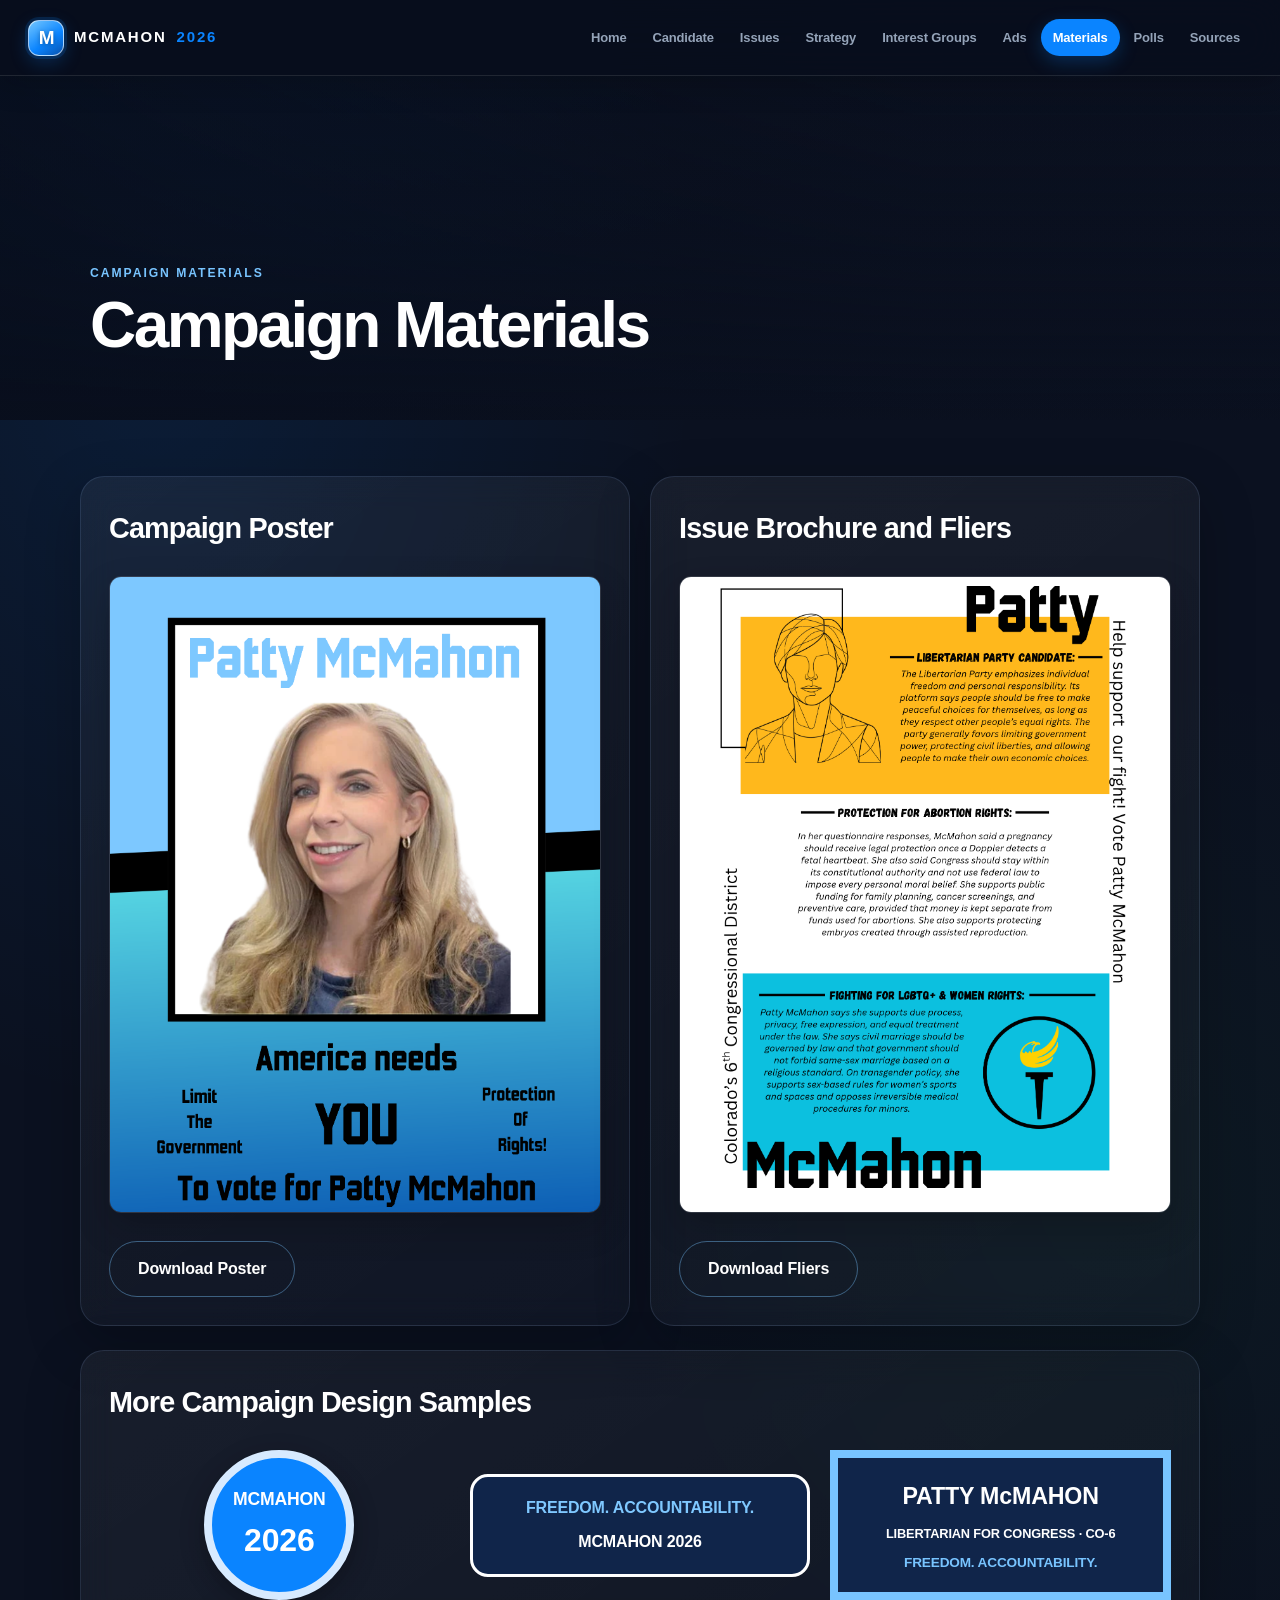
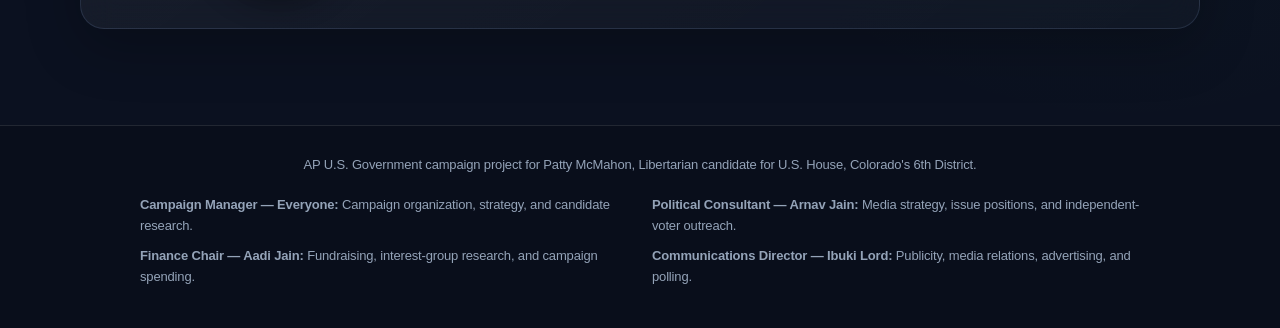
<file: materials.html>
<!DOCTYPE html>
<html lang="en">
<head>
    <meta charset="UTF-8">
    <meta name="viewport" content="width=device-width, initial-scale=1.0">
    <title>Patty McMahon | Materials</title>
    <link rel="stylesheet" href="style.css">
</head>
<body>
    <nav class="site-nav">
        <a class="brand" href="index.html">
            MCMAHON <span class="year">2026</span>
        </a>
        <input class="nav-toggle" type="checkbox" id="nav-toggle">
        <label class="nav-toggle-label" for="nav-toggle"><span></span><span></span><span></span></label>
        <div class="nav-links">
            <a href="index.html">Home</a>
            <a href="candidate.html">Candidate</a>
            <a href="issues.html">Issues</a>
            <a href="strategy.html">Strategy</a>
            <a href="finance.html">Interest Groups</a>
            <a href="ads.html">Ads</a>
            <a href="materials.html" class="active">Materials</a>
            <a href="polls.html">Polls</a>
            <a href="sources.html">Sources</a>
        </div>
    </nav>

    <header class="page-hero">
        <div class="page-hero-media hero-materials"></div>
        <div class="page-hero-overlay"></div>
        <div class="page-hero-inner">
            <p class="eyebrow">Campaign Materials</p>
            <h1>Campaign Materials</h1>
        </div>
    </header>

    <main class="container">
        <div class="grid-2">
            <article class="glass-card">
                <h2>Campaign Poster</h2>
                <img class="material-image" src="./McMahon_ Poster Campaign.png" alt="Campaign poster">
                <a class="btn btn-ghost" href="./McMahon_ Poster Campaign.png" download>Download Poster</a>
            </article>

            <article class="glass-card">
                <h2>Issue Brochure and Fliers</h2>
                <img class="material-image" src="./Informative Fliers.png" alt="Informative campaign fliers">
                <a class="btn btn-ghost" href="./Informative Fliers.png" download>Download Fliers</a>
            </article>
        </div>
        <section class="glass-card campaign-items-panel">
            <h2>More Campaign Design Samples</h2>
            <div class="campaign-items">
                <div class="campaign-item button-sample" role="img" aria-label="Campaign button sample: McMahon 2026">
                    <span>McMahon</span>
                    <strong>2026</strong>
                </div>
                <div class="campaign-item sticker-sample" role="img" aria-label="Bumper sticker sample: Freedom, Accountability, McMahon 2026">
                    <strong>FREEDOM. ACCOUNTABILITY.</strong>
                    <span>MCMAHON 2026</span>
                </div>
                <div class="campaign-item sign-sample" role="img" aria-label="Yard sign sample: Patty McMahon, Libertarian for Congress, CO-6">
                    <strong>PATTY McMAHON</strong>
                    <span>LIBERTARIAN FOR CONGRESS · CO-6</span>
                    <b>FREEDOM. ACCOUNTABILITY.</b>
                </div>
            </div>
        </section>
    </main>

    <footer>
        AP U.S. Government campaign project for Patty McMahon, Libertarian candidate for U.S. House, Colorado's 6th District.
        <div class="team-credits">
            <p><strong>Campaign Manager — Everyone:</strong> Campaign organization, strategy, and candidate research.</p>
            <p><strong>Political Consultant — Arnav Jain:</strong> Media strategy, issue positions, and independent-voter outreach.</p>
            <p><strong>Finance Chair — Aadi Jain:</strong> Fundraising, interest-group research, and campaign spending.</p>
            <p><strong>Communications Director — Ibuki Lord:</strong> Publicity, media relations, advertising, and polling.</p>
        </div>
    </footer>
</body>
</html>
</file>
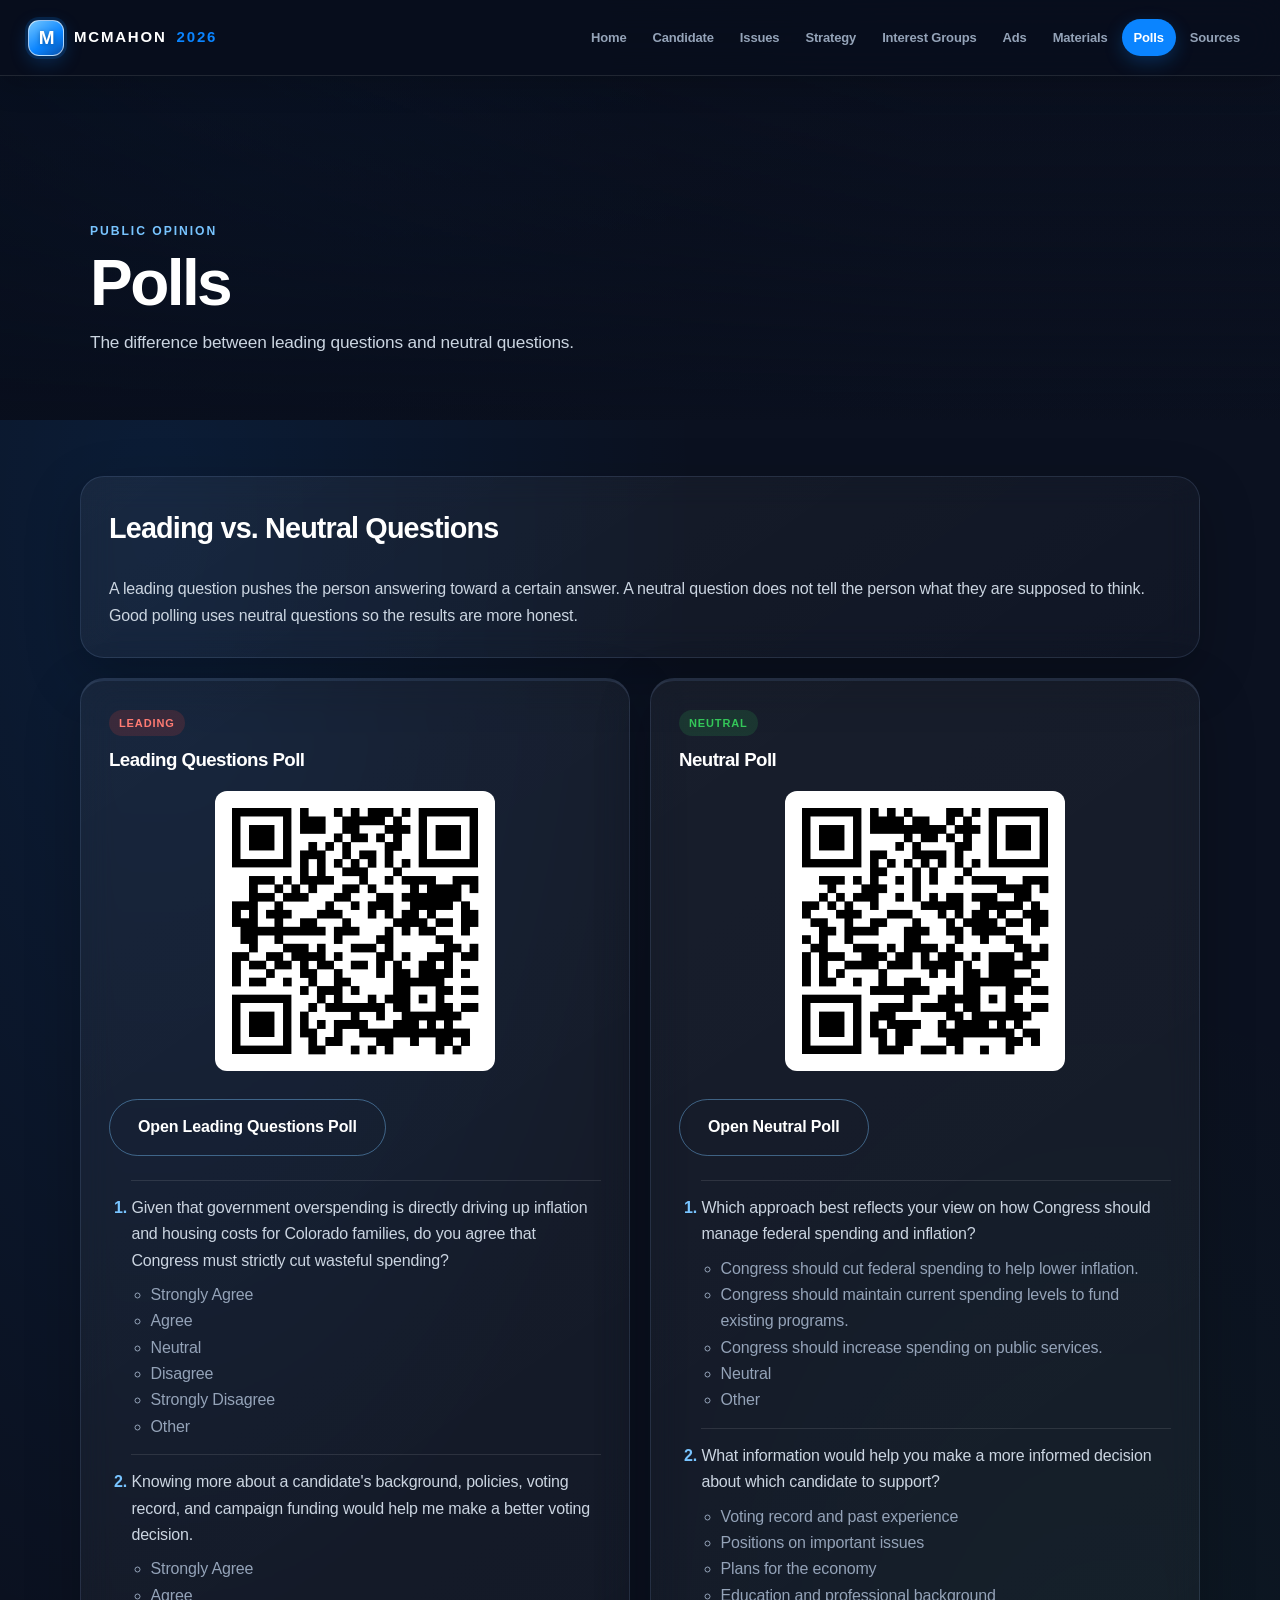
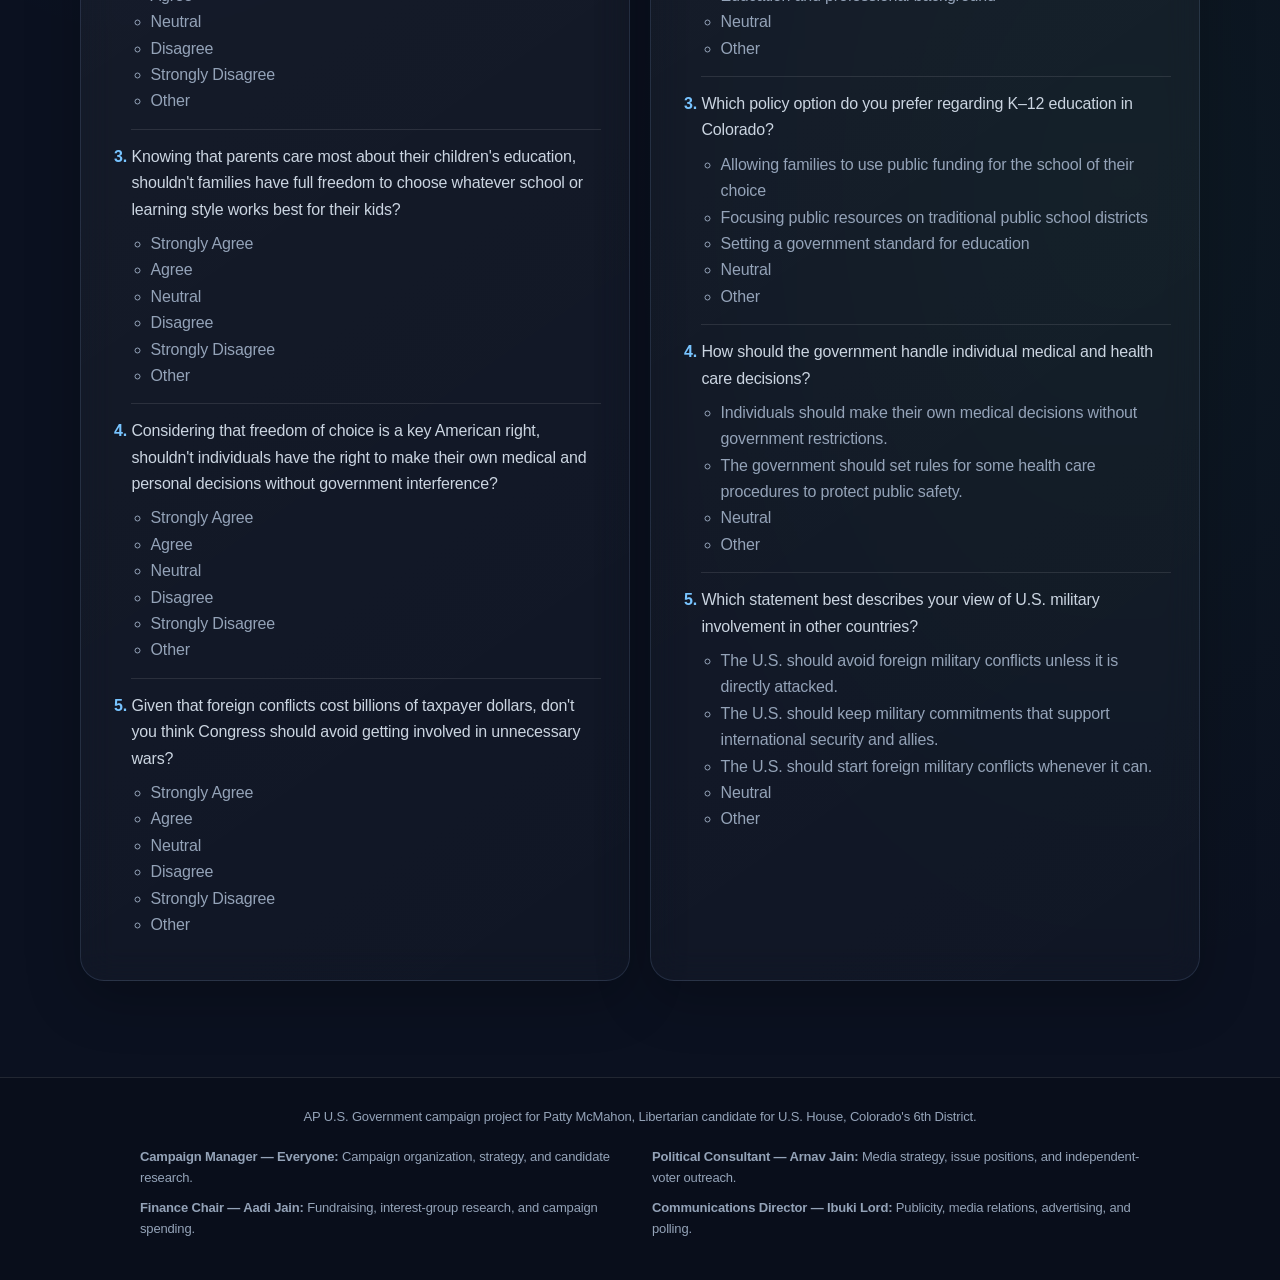
<file: polls.html>
<!DOCTYPE html>
<html lang="en">
<head>
    <meta charset="UTF-8">
    <meta name="viewport" content="width=device-width, initial-scale=1.0">
    <title>Patty McMahon | Polls</title>
    <link rel="stylesheet" href="style.css">
</head>
<body>
    <nav class="site-nav">
        <a class="brand" href="index.html">
            MCMAHON <span class="year">2026</span>
        </a>
        <input class="nav-toggle" type="checkbox" id="nav-toggle">
        <label class="nav-toggle-label" for="nav-toggle"><span></span><span></span><span></span></label>
        <div class="nav-links">
            <a href="index.html">Home</a>
            <a href="candidate.html">Candidate</a>
            <a href="issues.html">Issues</a>
            <a href="strategy.html">Strategy</a>
            <a href="finance.html">Interest Groups</a>
            <a href="ads.html">Ads</a>
            <a href="materials.html">Materials</a>
            <a href="polls.html" class="active">Polls</a>
            <a href="sources.html">Sources</a>
        </div>
    </nav>

    <header class="page-hero">
        <div class="page-hero-media hero-polls"></div>
        <div class="page-hero-overlay"></div>
        <div class="page-hero-inner">
            <p class="eyebrow">Public Opinion</p>
            <h1>Polls</h1>
            <p class="lede">The difference between leading questions and neutral questions.</p>
        </div>
    </header>

    <main class="container stack">
        <article class="glass-card">
            <h2>Leading vs. Neutral Questions</h2>
            <p>A leading question pushes the person answering toward a certain answer. A neutral question does not tell the person what they are supposed to think. Good polling uses neutral questions so the results are more honest.</p>
        </article>

        <div class="grid-2">
            <article class="glass-card ad-attack">
                <span class="ad-tag tag-attack">Leading</span>
                <h3>Leading Questions Poll</h3>
                <img class="poll-qr" src="./Leading_Poll_QR.png" alt="QR code for the leading questions poll">
                <a class="btn btn-ghost" href="https://docs.google.com/forms/d/e/1FAIpQLSdsefQuwTTRq7LJeN5B4z1r80HtPwDzS1j3oxVGlrm1chYVUg/viewform?usp=sharing&amp;ouid=107180060473899814059">Open Leading Questions Poll</a>
                <ol class="poll-questions">
                    <li>
                        <p>Given that government overspending is directly driving up inflation and housing costs for Colorado families, do you agree that Congress must strictly cut wasteful spending?</p>
                        <ul>
                            <li>Strongly Agree</li><li>Agree</li><li>Neutral</li><li>Disagree</li><li>Strongly Disagree</li><li>Other</li>
                        </ul>
                    </li>
                    <li>
                        <p>Knowing more about a candidate's background, policies, voting record, and campaign funding would help me make a better voting decision.</p>
                        <ul>
                            <li>Strongly Agree</li><li>Agree</li><li>Neutral</li><li>Disagree</li><li>Strongly Disagree</li><li>Other</li>
                        </ul>
                    </li>
                    <li>
                        <p>Knowing that parents care most about their children's education, shouldn't families have full freedom to choose whatever school or learning style works best for their kids?</p>
                        <ul>
                            <li>Strongly Agree</li><li>Agree</li><li>Neutral</li><li>Disagree</li><li>Strongly Disagree</li><li>Other</li>
                        </ul>
                    </li>
                    <li>
                        <p>Considering that freedom of choice is a key American right, shouldn't individuals have the right to make their own medical and personal decisions without government interference?</p>
                        <ul>
                            <li>Strongly Agree</li><li>Agree</li><li>Neutral</li><li>Disagree</li><li>Strongly Disagree</li><li>Other</li>
                        </ul>
                    </li>
                    <li>
                        <p>Given that foreign conflicts cost billions of taxpayer dollars, don't you think Congress should avoid getting involved in unnecessary wars?</p>
                        <ul>
                            <li>Strongly Agree</li><li>Agree</li><li>Neutral</li><li>Disagree</li><li>Strongly Disagree</li><li>Other</li>
                        </ul>
                    </li>
                </ol>
            </article>

            <article class="glass-card ad-positive">
                <span class="ad-tag tag-positive">Neutral</span>
                <h3>Neutral Poll</h3>
                <img class="poll-qr" src="./Honest_Poll_QR.png" alt="QR code for the neutral poll">
                <a class="btn btn-ghost" href="https://forms.gle/7CftYYpXXjvhruNZ8">Open Neutral Poll</a>
                <ol class="poll-questions">
                    <li>
                        <p>Which approach best reflects your view on how Congress should manage federal spending and inflation?</p>
                        <ul>
                            <li>Congress should cut federal spending to help lower inflation.</li>
                            <li>Congress should maintain current spending levels to fund existing programs.</li>
                            <li>Congress should increase spending on public services.</li>
                            <li>Neutral</li><li>Other</li>
                        </ul>
                    </li>
                    <li>
                        <p>What information would help you make a more informed decision about which candidate to support?</p>
                        <ul>
                            <li>Voting record and past experience</li>
                            <li>Positions on important issues</li>
                            <li>Plans for the economy</li>
                            <li>Education and professional background</li>
                            <li>Neutral</li><li>Other</li>
                        </ul>
                    </li>
                    <li>
                        <p>Which policy option do you prefer regarding K–12 education in Colorado?</p>
                        <ul>
                            <li>Allowing families to use public funding for the school of their choice</li>
                            <li>Focusing public resources on traditional public school districts</li>
                            <li>Setting a government standard for education</li>
                            <li>Neutral</li><li>Other</li>
                        </ul>
                    </li>
                    <li>
                        <p>How should the government handle individual medical and health care decisions?</p>
                        <ul>
                            <li>Individuals should make their own medical decisions without government restrictions.</li>
                            <li>The government should set rules for some health care procedures to protect public safety.</li>
                            <li>Neutral</li><li>Other</li>
                        </ul>
                    </li>
                    <li>
                        <p>Which statement best describes your view of U.S. military involvement in other countries?</p>
                        <ul>
                            <li>The U.S. should avoid foreign military conflicts unless it is directly attacked.</li>
                            <li>The U.S. should keep military commitments that support international security and allies.</li>
                            <li>The U.S. should start foreign military conflicts whenever it can.</li>
                            <li>Neutral</li><li>Other</li>
                        </ul>
                    </li>
                </ol>
            </article>
        </div>
    </main>

    <footer>
        AP U.S. Government campaign project for Patty McMahon, Libertarian candidate for U.S. House, Colorado's 6th District.
        <div class="team-credits">
            <p><strong>Campaign Manager — Everyone:</strong> Campaign organization, strategy, and candidate research.</p>
            <p><strong>Political Consultant — Arnav Jain:</strong> Media strategy, issue positions, and independent-voter outreach.</p>
            <p><strong>Finance Chair — Aadi Jain:</strong> Fundraising, interest-group research, and campaign spending.</p>
            <p><strong>Communications Director — Ibuki Lord:</strong> Publicity, media relations, advertising, and polling.</p>
        </div>
    </footer>
</body>
</html>
</file>
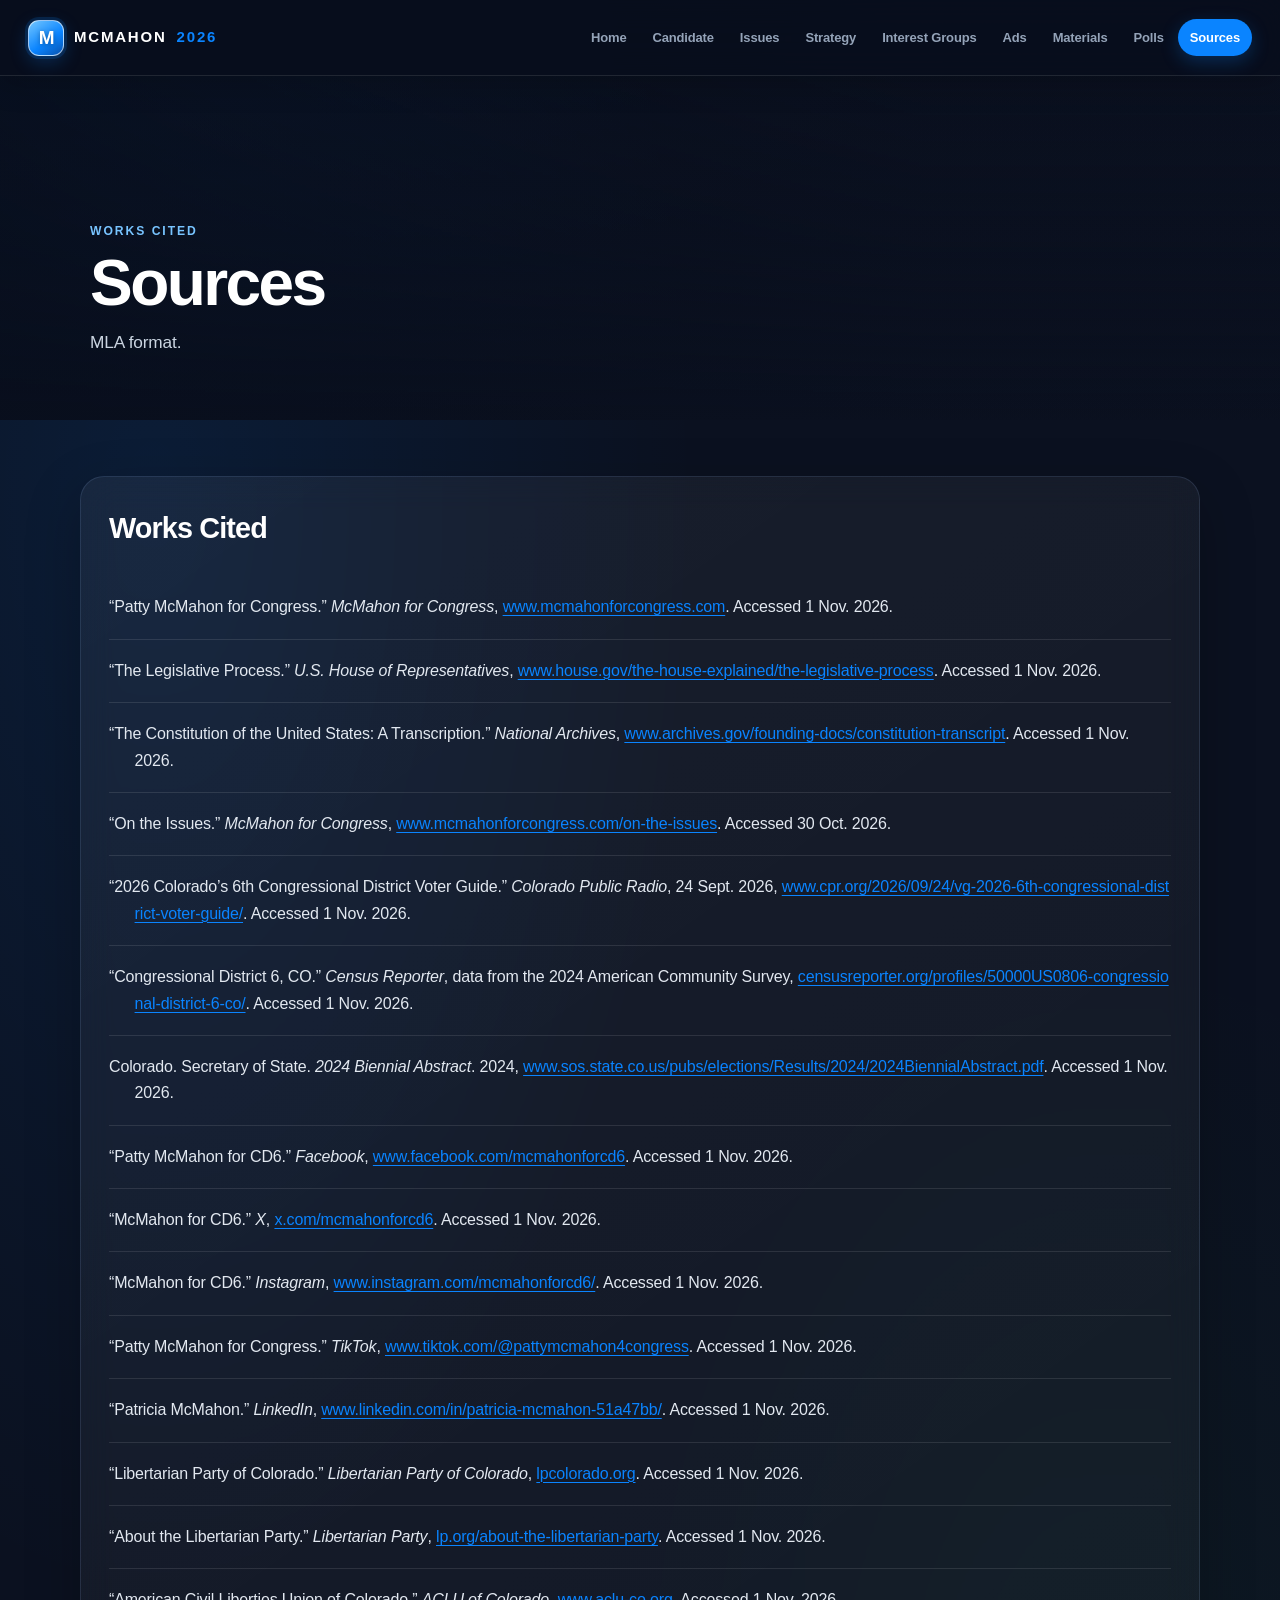
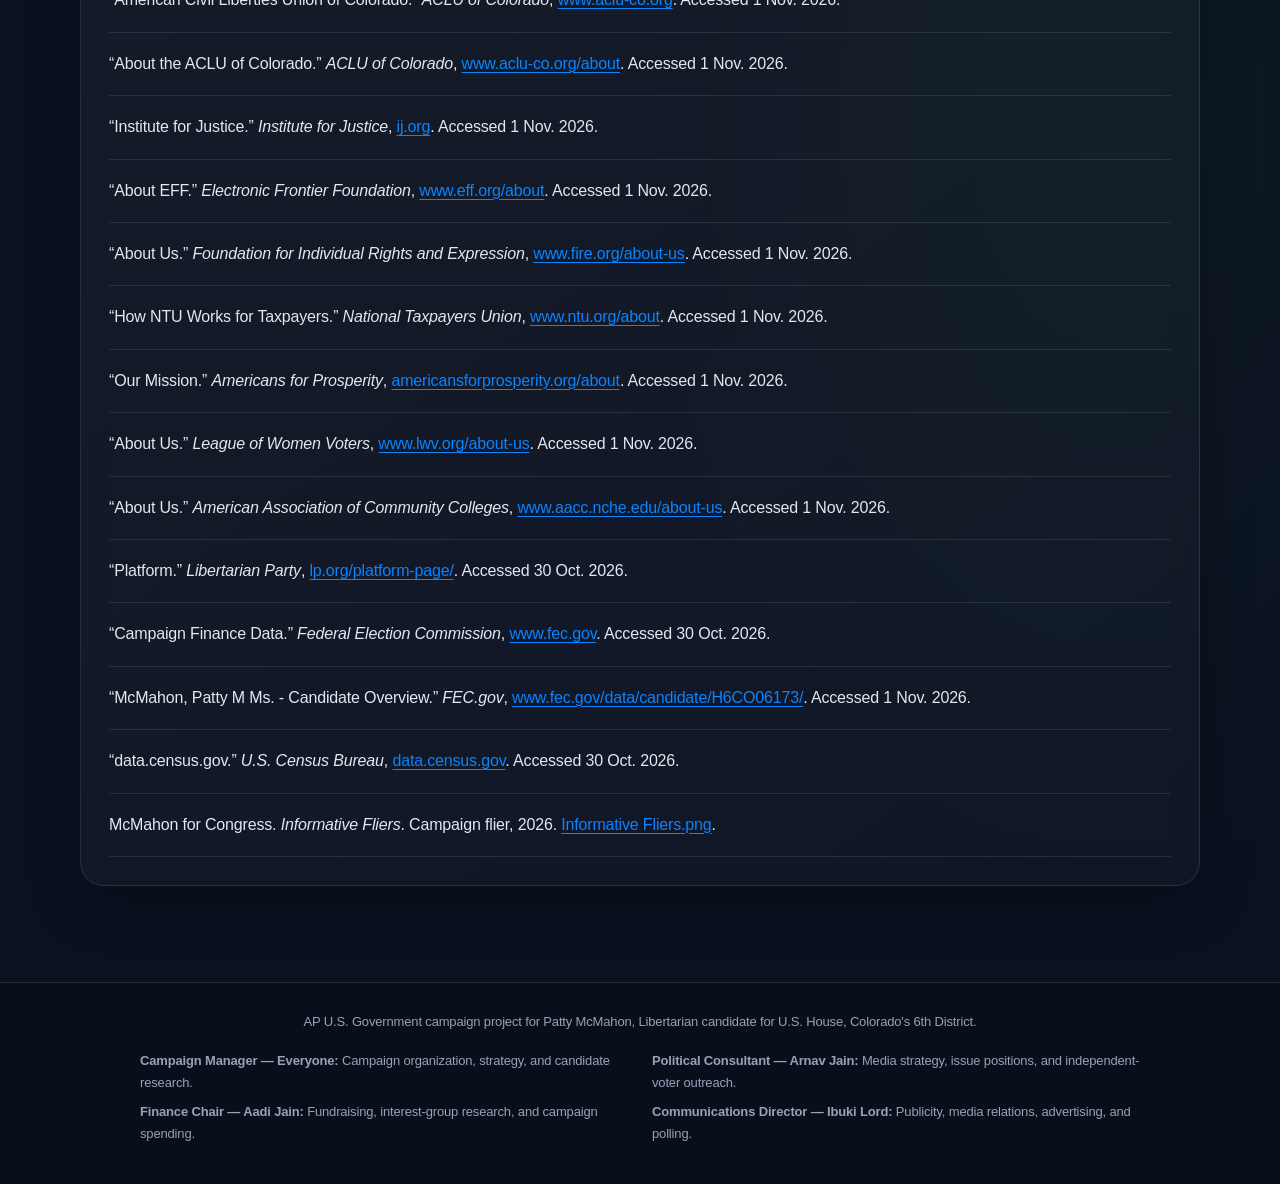
<file: sources.html>
<!DOCTYPE html>
<html lang="en">
<head>
    <meta charset="UTF-8">
    <meta name="viewport" content="width=device-width, initial-scale=1.0">
    <title>Patty McMahon | Sources</title>
    <link rel="stylesheet" href="style.css">
</head>
<body>
    <nav class="site-nav">
        <a class="brand" href="index.html">
            MCMAHON <span class="year">2026</span>
        </a>
        <input class="nav-toggle" type="checkbox" id="nav-toggle">
        <label class="nav-toggle-label" for="nav-toggle"><span></span><span></span><span></span></label>
        <div class="nav-links">
            <a href="index.html">Home</a>
            <a href="candidate.html">Candidate</a>
            <a href="issues.html">Issues</a>
            <a href="strategy.html">Strategy</a>
            <a href="finance.html">Interest Groups</a>
            <a href="ads.html">Ads</a>
            <a href="materials.html">Materials</a>
            <a href="polls.html">Polls</a>
            <a href="sources.html" class="active">Sources</a>
        </div>
    </nav>

    <header class="page-hero">
        <div class="page-hero-media hero-sources"></div>
        <div class="page-hero-overlay"></div>
        <div class="page-hero-inner">
            <p class="eyebrow">Works Cited</p>
            <h1>Sources</h1>
            <p class="lede">MLA format.</p>
        </div>
    </header>

    <main class="container">
        <section class="glass-card">
            <h2>Works Cited</h2>
            <ul class="sources-list">
                <li>“Patty McMahon for Congress.” <em>McMahon for Congress</em>, <a href="https://www.mcmahonforcongress.com/">www.mcmahonforcongress.com</a>. Accessed 1 Nov. 2026.</li>
                <li>“The Legislative Process.” <em>U.S. House of Representatives</em>, <a href="https://www.house.gov/the-house-explained/the-legislative-process">www.house.gov/the-house-explained/the-legislative-process</a>. Accessed 1 Nov. 2026.</li>
                <li>“The Constitution of the United States: A Transcription.” <em>National Archives</em>, <a href="https://www.archives.gov/founding-docs/constitution-transcript">www.archives.gov/founding-docs/constitution-transcript</a>. Accessed 1 Nov. 2026.</li>
                <li>“On the Issues.” <em>McMahon for Congress</em>, <a href="https://www.mcmahonforcongress.com/on-the-issues">www.mcmahonforcongress.com/on-the-issues</a>. Accessed 30 Oct. 2026.</li>
                <li>“2026 Colorado’s 6th Congressional District Voter Guide.” <em>Colorado Public Radio</em>, 24 Sept. 2026, <a href="https://www.cpr.org/2026/09/24/vg-2026-6th-congressional-district-voter-guide/">www.cpr.org/2026/09/24/vg-2026-6th-congressional-district-voter-guide/</a>. Accessed 1 Nov. 2026.</li>
                <li>“Congressional District 6, CO.” <em>Census Reporter</em>, data from the 2024 American Community Survey, <a href="https://censusreporter.org/profiles/50000US0806-congressional-district-6-co/">censusreporter.org/profiles/50000US0806-congressional-district-6-co/</a>. Accessed 1 Nov. 2026.</li>
                <li>Colorado. Secretary of State. <em>2024 Biennial Abstract</em>. 2024, <a href="https://www.sos.state.co.us/pubs/elections/Results/2024/2024BiennialAbstract.pdf">www.sos.state.co.us/pubs/elections/Results/2024/2024BiennialAbstract.pdf</a>. Accessed 1 Nov. 2026.</li>
                <li>“Patty McMahon for CD6.” <em>Facebook</em>, <a href="https://www.facebook.com/mcmahonforcd6">www.facebook.com/mcmahonforcd6</a>. Accessed 1 Nov. 2026.</li>
                <li>“McMahon for CD6.” <em>X</em>, <a href="https://x.com/mcmahonforcd6">x.com/mcmahonforcd6</a>. Accessed 1 Nov. 2026.</li>
                <li>“McMahon for CD6.” <em>Instagram</em>, <a href="https://www.instagram.com/mcmahonforcd6/">www.instagram.com/mcmahonforcd6/</a>. Accessed 1 Nov. 2026.</li>
                <li>“Patty McMahon for Congress.” <em>TikTok</em>, <a href="https://www.tiktok.com/@pattymcmahon4congress">www.tiktok.com/@pattymcmahon4congress</a>. Accessed 1 Nov. 2026.</li>
                <li>“Patricia McMahon.” <em>LinkedIn</em>, <a href="https://www.linkedin.com/in/patricia-mcmahon-51a47bb/">www.linkedin.com/in/patricia-mcmahon-51a47bb/</a>. Accessed 1 Nov. 2026.</li>
                <li>“Libertarian Party of Colorado.” <em>Libertarian Party of Colorado</em>, <a href="https://lpcolorado.org/">lpcolorado.org</a>. Accessed 1 Nov. 2026.</li>
                <li>“About the Libertarian Party.” <em>Libertarian Party</em>, <a href="https://lp.org/about-the-libertarian-party/">lp.org/about-the-libertarian-party</a>. Accessed 1 Nov. 2026.</li>
                <li>“American Civil Liberties Union of Colorado.” <em>ACLU of Colorado</em>, <a href="https://www.aclu-co.org/">www.aclu-co.org</a>. Accessed 1 Nov. 2026.</li>
                <li>“About the ACLU of Colorado.” <em>ACLU of Colorado</em>, <a href="https://www.aclu-co.org/about/">www.aclu-co.org/about</a>. Accessed 1 Nov. 2026.</li>
                <li>“Institute for Justice.” <em>Institute for Justice</em>, <a href="https://ij.org/">ij.org</a>. Accessed 1 Nov. 2026.</li>
                <li>“About EFF.” <em>Electronic Frontier Foundation</em>, <a href="https://www.eff.org/about">www.eff.org/about</a>. Accessed 1 Nov. 2026.</li>
                <li>“About Us.” <em>Foundation for Individual Rights and Expression</em>, <a href="https://www.fire.org/about-us">www.fire.org/about-us</a>. Accessed 1 Nov. 2026.</li>
                <li>“How NTU Works for Taxpayers.” <em>National Taxpayers Union</em>, <a href="https://www.ntu.org/about">www.ntu.org/about</a>. Accessed 1 Nov. 2026.</li>
                <li>“Our Mission.” <em>Americans for Prosperity</em>, <a href="https://americansforprosperity.org/about/">americansforprosperity.org/about</a>. Accessed 1 Nov. 2026.</li>
                <li>“About Us.” <em>League of Women Voters</em>, <a href="https://www.lwv.org/about-us">www.lwv.org/about-us</a>. Accessed 1 Nov. 2026.</li>
                <li>“About Us.” <em>American Association of Community Colleges</em>, <a href="https://www.aacc.nche.edu/about-us/">www.aacc.nche.edu/about-us</a>. Accessed 1 Nov. 2026.</li>
                <li>“Platform.” <em>Libertarian Party</em>, <a href="https://lp.org/platform-page/">lp.org/platform-page/</a>. Accessed 30 Oct. 2026.</li>
                <li>“Campaign Finance Data.” <em>Federal Election Commission</em>, <a href="https://www.fec.gov/">www.fec.gov</a>. Accessed 30 Oct. 2026.</li>
                <li>“McMahon, Patty M Ms. - Candidate Overview.” <em>FEC.gov</em>, <a href="https://www.fec.gov/data/candidate/H6CO06173/">www.fec.gov/data/candidate/H6CO06173/</a>. Accessed 1 Nov. 2026.</li>
                <li>“data.census.gov.” <em>U.S. Census Bureau</em>, <a href="https://data.census.gov/">data.census.gov</a>. Accessed 30 Oct. 2026.</li>
                <li>McMahon for Congress. <em>Informative Fliers</em>. Campaign flier, 2026. <a href="./Informative%20Fliers.png">Informative Fliers.png</a>.</li>
            </ul>
        </section>
    </main>

    <footer>
        AP U.S. Government campaign project for Patty McMahon, Libertarian candidate for U.S. House, Colorado's 6th District.
        <div class="team-credits">
            <p><strong>Campaign Manager — Everyone:</strong> Campaign organization, strategy, and candidate research.</p>
            <p><strong>Political Consultant — Arnav Jain:</strong> Media strategy, issue positions, and independent-voter outreach.</p>
            <p><strong>Finance Chair — Aadi Jain:</strong> Fundraising, interest-group research, and campaign spending.</p>
            <p><strong>Communications Director — Ibuki Lord:</strong> Publicity, media relations, advertising, and polling.</p>
        </div>
    </footer>
</body>
</html>
</file>
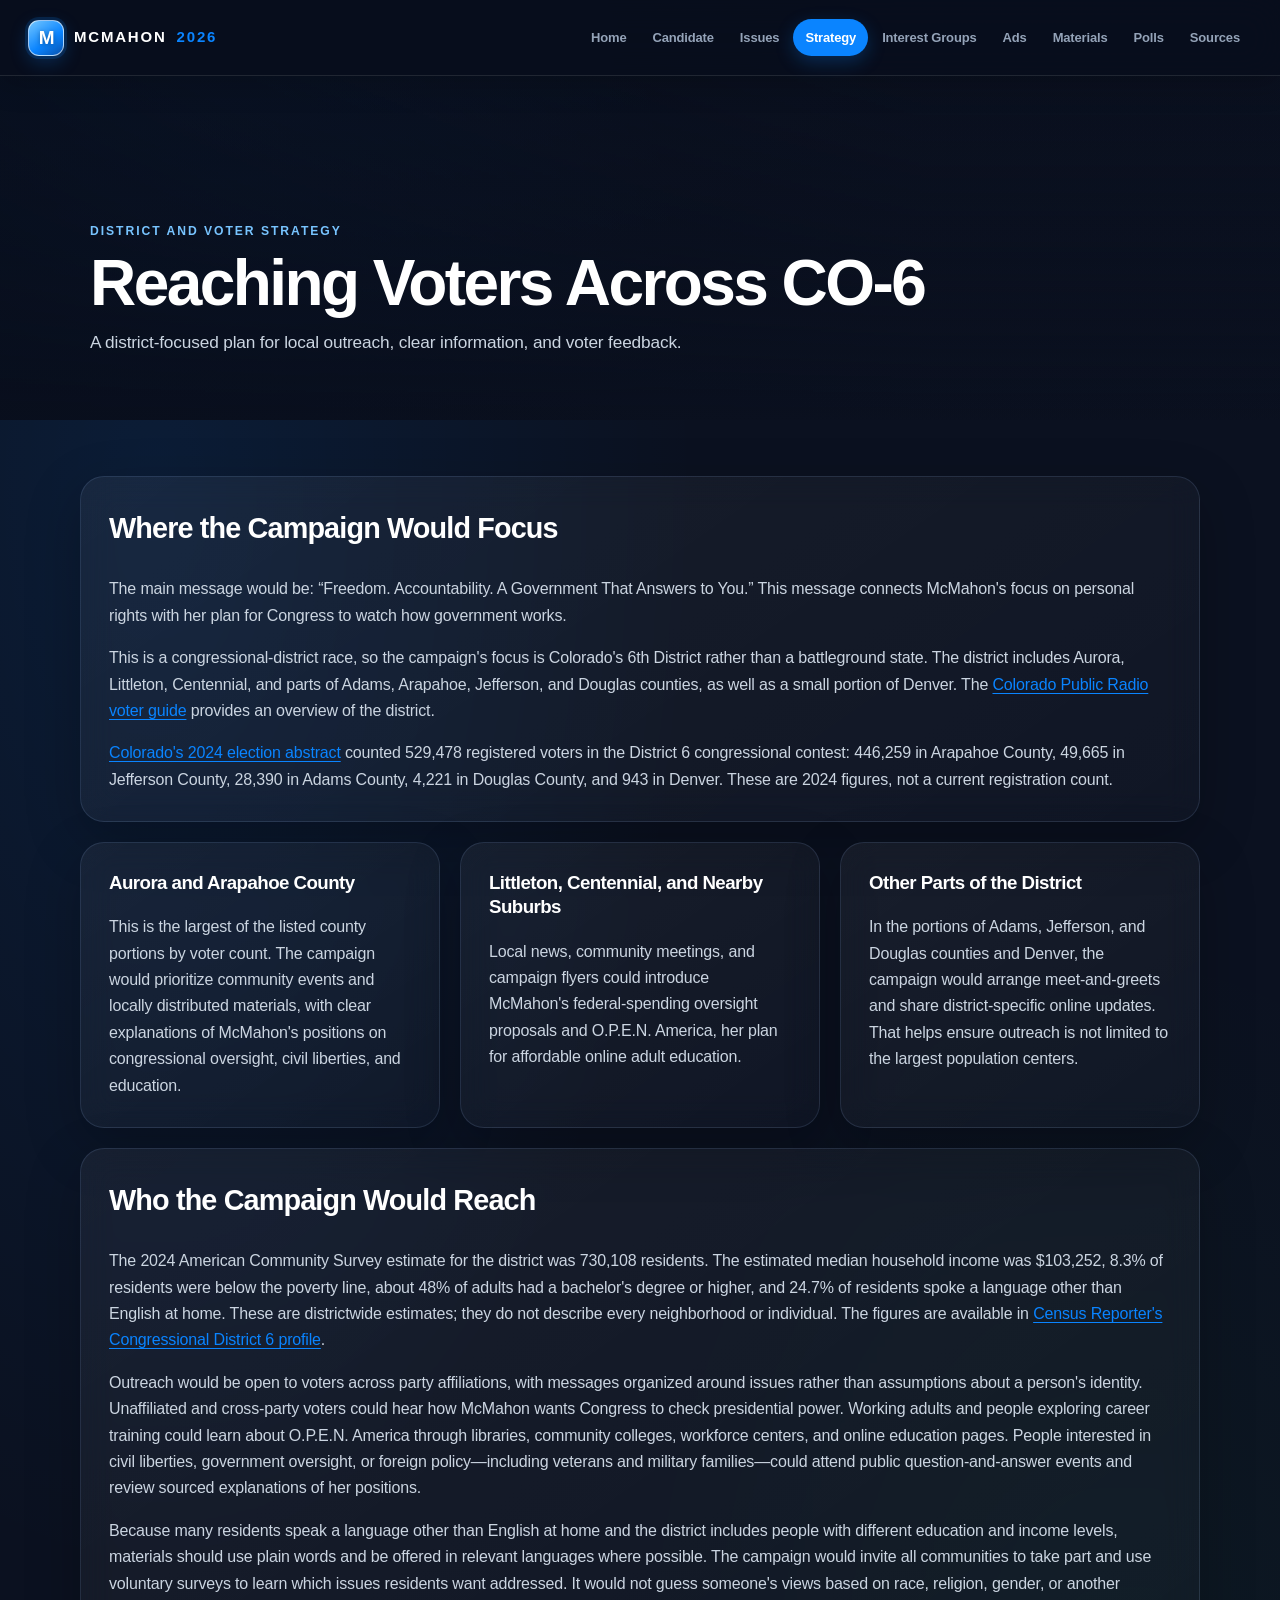
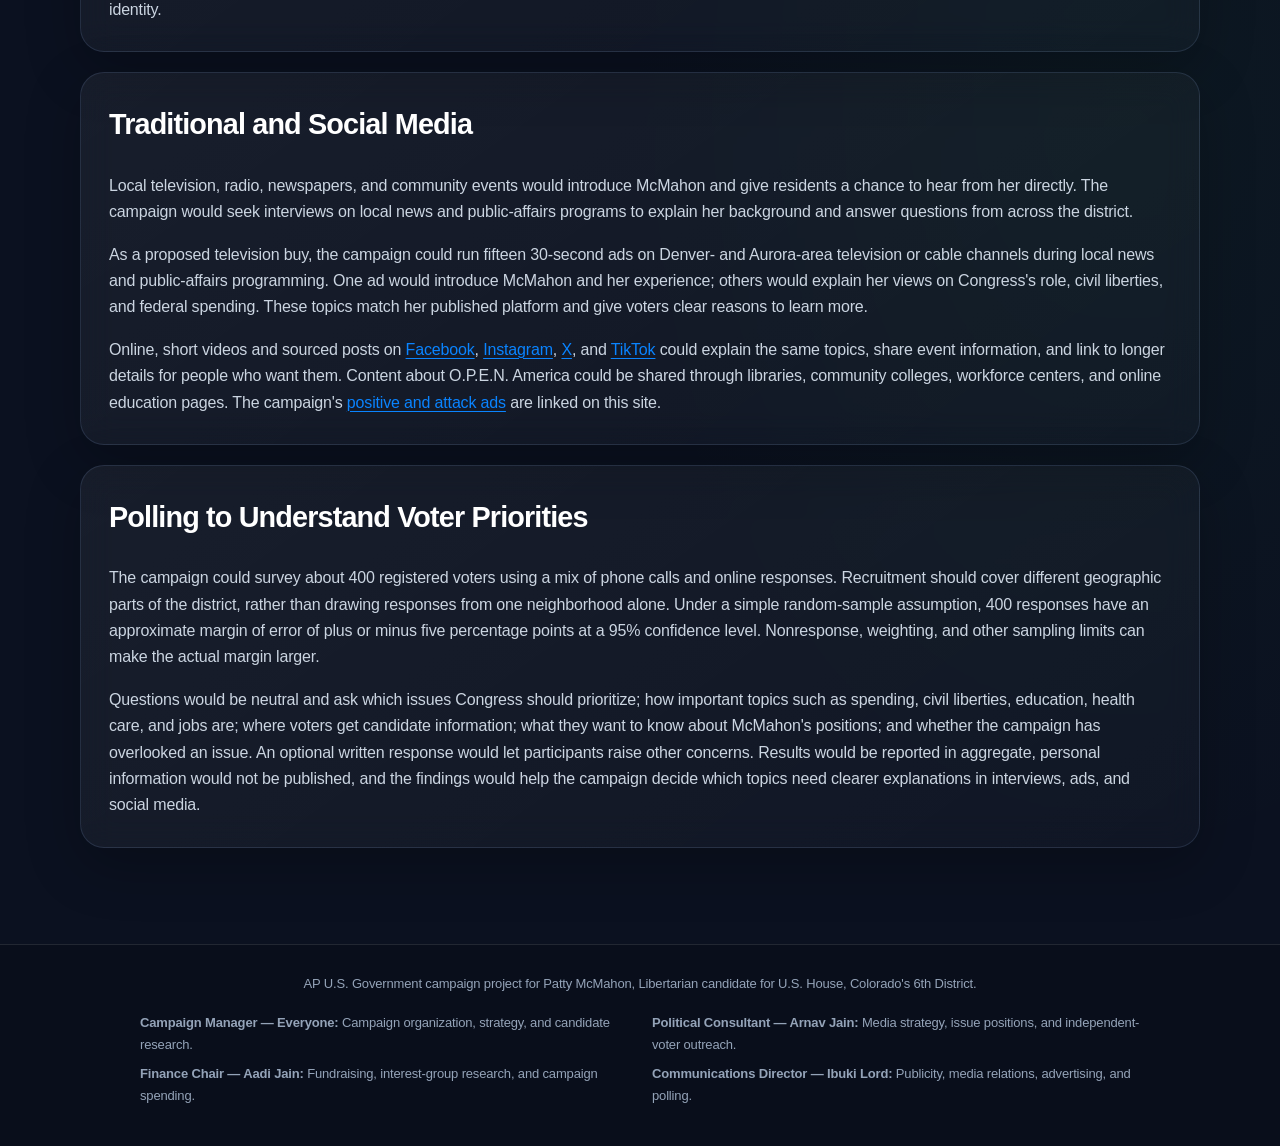
<file: strategy.html>
<!DOCTYPE html>
<html lang="en">
<head>
    <meta charset="UTF-8">
    <meta name="viewport" content="width=device-width, initial-scale=1.0">
    <title>Patty McMahon | Voter Strategy</title>
    <link rel="stylesheet" href="style.css">
</head>
<body>
    <nav class="site-nav">
        <a class="brand" href="index.html">
            MCMAHON <span class="year">2026</span>
        </a>
        <input class="nav-toggle" type="checkbox" id="nav-toggle">
        <label class="nav-toggle-label" for="nav-toggle"><span></span><span></span><span></span></label>
        <div class="nav-links">
            <a href="index.html">Home</a>
            <a href="candidate.html">Candidate</a>
            <a href="issues.html">Issues</a>
            <a href="strategy.html" class="active">Strategy</a>
            <a href="finance.html">Interest Groups</a>
            <a href="ads.html">Ads</a>
            <a href="materials.html">Materials</a>
            <a href="polls.html">Polls</a>
            <a href="sources.html">Sources</a>
        </div>
    </nav>

    <header class="page-hero">
        <div class="page-hero-media hero-strategy"></div>
        <div class="page-hero-overlay"></div>
        <div class="page-hero-inner">
            <p class="eyebrow">District and Voter Strategy</p>
            <h1>Reaching Voters Across CO-6</h1>
            <p class="lede">A district-focused plan for local outreach, clear information, and voter feedback.</p>
        </div>
    </header>

    <main class="container stack">
        <article class="glass-card">
            <h2>Where the Campaign Would Focus</h2>
            <p>The main message would be: “Freedom. Accountability. A Government That Answers to You.” This message connects McMahon's focus on personal rights with her plan for Congress to watch how government works.</p>
            <p>This is a congressional-district race, so the campaign's focus is Colorado's 6th District rather than a battleground state. The district includes Aurora, Littleton, Centennial, and parts of Adams, Arapahoe, Jefferson, and Douglas counties, as well as a small portion of Denver. The <a href="https://www.cpr.org/2026/09/24/vg-2026-6th-congressional-district-voter-guide/">Colorado Public Radio voter guide</a> provides an overview of the district.</p>
            <p><a href="https://www.sos.state.co.us/pubs/elections/Results/2024/2024BiennialAbstract.pdf">Colorado's 2024 election abstract</a> counted 529,478 registered voters in the District 6 congressional contest: 446,259 in Arapahoe County, 49,665 in Jefferson County, 28,390 in Adams County, 4,221 in Douglas County, and 943 in Denver. These are 2024 figures, not a current registration count.</p>
        </article>

        <div class="grid-3">
            <article class="glass-card">
                <h3>Aurora and Arapahoe County</h3>
                <p>This is the largest of the listed county portions by voter count. The campaign would prioritize community events and locally distributed materials, with clear explanations of McMahon's positions on congressional oversight, civil liberties, and education.</p>
            </article>
            <article class="glass-card">
                <h3>Littleton, Centennial, and Nearby Suburbs</h3>
                <p>Local news, community meetings, and campaign flyers could introduce McMahon's federal-spending oversight proposals and O.P.E.N. America, her plan for affordable online adult education.</p>
            </article>
            <article class="glass-card">
                <h3>Other Parts of the District</h3>
                <p>In the portions of Adams, Jefferson, and Douglas counties and Denver, the campaign would arrange meet-and-greets and share district-specific online updates. That helps ensure outreach is not limited to the largest population centers.</p>
            </article>
        </div>

        <article class="glass-card">
            <h2>Who the Campaign Would Reach</h2>
            <p>The 2024 American Community Survey estimate for the district was 730,108 residents. The estimated median household income was $103,252, 8.3% of residents were below the poverty line, about 48% of adults had a bachelor's degree or higher, and 24.7% of residents spoke a language other than English at home. These are districtwide estimates; they do not describe every neighborhood or individual. The figures are available in <a href="https://censusreporter.org/profiles/50000US0806-congressional-district-6-co/">Census Reporter's Congressional District 6 profile</a>.</p>
            <p>Outreach would be open to voters across party affiliations, with messages organized around issues rather than assumptions about a person's identity. Unaffiliated and cross-party voters could hear how McMahon wants Congress to check presidential power. Working adults and people exploring career training could learn about O.P.E.N. America through libraries, community colleges, workforce centers, and online education pages. People interested in civil liberties, government oversight, or foreign policy—including veterans and military families—could attend public question-and-answer events and review sourced explanations of her positions.</p>
            <p>Because many residents speak a language other than English at home and the district includes people with different education and income levels, materials should use plain words and be offered in relevant languages where possible. The campaign would invite all communities to take part and use voluntary surveys to learn which issues residents want addressed. It would not guess someone's views based on race, religion, gender, or another identity.</p>
        </article>

        <article class="glass-card">
            <h2>Traditional and Social Media</h2>
            <p>Local television, radio, newspapers, and community events would introduce McMahon and give residents a chance to hear from her directly. The campaign would seek interviews on local news and public-affairs programs to explain her background and answer questions from across the district.</p>
            <p>As a proposed television buy, the campaign could run fifteen 30-second ads on Denver- and Aurora-area television or cable channels during local news and public-affairs programming. One ad would introduce McMahon and her experience; others would explain her views on Congress's role, civil liberties, and federal spending. These topics match her published platform and give voters clear reasons to learn more.</p>
            <p>Online, short videos and sourced posts on <a href="https://www.facebook.com/mcmahonforcd6">Facebook</a>, <a href="https://www.instagram.com/mcmahonforcd6/">Instagram</a>, <a href="https://x.com/mcmahonforcd6">X</a>, and <a href="https://www.tiktok.com/@pattymcmahon4congress">TikTok</a> could explain the same topics, share event information, and link to longer details for people who want them. Content about O.P.E.N. America could be shared through libraries, community colleges, workforce centers, and online education pages. The campaign's <a href="ads.html">positive and attack ads</a> are linked on this site.</p>
        </article>

        <article class="glass-card">
            <h2>Polling to Understand Voter Priorities</h2>
            <p>The campaign could survey about 400 registered voters using a mix of phone calls and online responses. Recruitment should cover different geographic parts of the district, rather than drawing responses from one neighborhood alone. Under a simple random-sample assumption, 400 responses have an approximate margin of error of plus or minus five percentage points at a 95% confidence level. Nonresponse, weighting, and other sampling limits can make the actual margin larger.</p>
            <p>Questions would be neutral and ask which issues Congress should prioritize; how important topics such as spending, civil liberties, education, health care, and jobs are; where voters get candidate information; what they want to know about McMahon's positions; and whether the campaign has overlooked an issue. An optional written response would let participants raise other concerns. Results would be reported in aggregate, personal information would not be published, and the findings would help the campaign decide which topics need clearer explanations in interviews, ads, and social media.</p>
        </article>
    </main>

    <footer>
        AP U.S. Government campaign project for Patty McMahon, Libertarian candidate for U.S. House, Colorado's 6th District.
        <div class="team-credits">
            <p><strong>Campaign Manager — Everyone:</strong> Campaign organization, strategy, and candidate research.</p>
            <p><strong>Political Consultant — Arnav Jain:</strong> Media strategy, issue positions, and independent-voter outreach.</p>
            <p><strong>Finance Chair — Aadi Jain:</strong> Fundraising, interest-group research, and campaign spending.</p>
            <p><strong>Communications Director — Ibuki Lord:</strong> Publicity, media relations, advertising, and polling.</p>
        </div>
    </footer>
</body>
</html>
</file>
<file: style.css>
:root {
    --bg-dark: #0B1120;
    --bg-elevated: #111827;
    --accent: #0a84ff;
    --accent-hover: #0071e3;
    --accent-soft: rgba(10, 132, 255, 0.14);
    --text-main: #e2e8f0;
    --text-muted: #94a3b8;
    --text-white: #ffffff;
    --glass-bg: rgba(255, 255, 255, 0.03);
    --glass-border: rgba(255, 255, 255, 0.1);
    --warning-bg: rgba(245, 158, 11, 0.1);
    --warning-border: rgba(245, 158, 11, 0.45);
    --warning-text: #fbbf24;
    --positive: #34c759;
    --attack: #ff453a;
    --radius: 24px;
    --nav-height: 76px;
    --shadow: 0 24px 80px rgba(0, 0, 0, 0.35);
}

*,
*::before,
*::after {
    box-sizing: border-box;
}

html {
    scroll-behavior: smooth;
}

body {
    margin: 0;
    padding: 0;
    min-height: 100vh;
    background-color: var(--bg-dark);
    color: var(--text-main);
    font-family: -apple-system, BlinkMacSystemFont, "SF Pro Text", "Segoe UI", Roboto, Helvetica, Arial, sans-serif;
    line-height: 1.65;
    letter-spacing: -0.01em;
}

img {
    max-width: 100%;
    display: block;
}

a {
    color: var(--accent);
}

/* ---------- Navigation ---------- */
.site-nav {
    position: fixed;
    top: 0;
    left: 0;
    width: 100%;
    z-index: 1000;
    min-height: var(--nav-height);
    display: flex;
    align-items: center;
    justify-content: space-between;
    gap: 16px;
    padding: 12px 28px;
    background: rgba(11, 17, 32, 0.78);
    backdrop-filter: blur(18px);
    -webkit-backdrop-filter: blur(18px);
    border-bottom: 1px solid var(--glass-border);
}

.brand {
    display: flex;
    align-items: center;
    gap: 10px;
    text-decoration: none;
    color: var(--text-white);
    font-weight: 700;
    font-size: 17px;
    letter-spacing: 0.08em;
    white-space: nowrap;
}

.brand::before {
    content: "M";
    display: grid;
    width: 36px;
    height: 36px;
    place-items: center;
    border: 1px solid rgba(255, 255, 255, 0.6);
    border-radius: 11px;
    background: linear-gradient(145deg, #72c6ff, #0a84ff 58%, #0752ad);
    box-shadow: 0 0 0 3px rgba(10, 132, 255, 0.16), 0 6px 18px rgba(10, 132, 255, 0.25);
    color: #fff;
    font-size: 19px;
    font-weight: 900;
    letter-spacing: -0.08em;
    text-shadow: 0 1px 5px rgba(0, 0, 0, 0.35);
}

.brand .year {
    color: var(--accent);
}

.nav-toggle {
    display: none;
}

.nav-toggle-label {
    display: none;
    cursor: pointer;
    width: 42px;
    height: 42px;
    border-radius: 12px;
    border: 1px solid var(--glass-border);
    background: var(--glass-bg);
    align-items: center;
    justify-content: center;
    flex-direction: column;
    gap: 5px;
}

.nav-toggle-label span {
    display: block;
    width: 18px;
    height: 2px;
    background: var(--text-white);
    border-radius: 2px;
}

.nav-links {
    display: flex;
    flex-wrap: wrap;
    justify-content: flex-end;
    gap: 4px 2px;
}

.nav-links a {
    color: var(--text-muted);
    text-decoration: none;
    font-size: 13px;
    font-weight: 600;
    padding: 8px 10px;
    border-radius: 999px;
    transition: color 0.2s ease, background 0.2s ease;
}

.nav-links a:hover {
    color: var(--text-white);
    background: rgba(255, 255, 255, 0.05);
}

.nav-links a.active {
    color: var(--text-white);
    background: var(--accent);
}

/* ---------- Page heroes ---------- */
.hero,
.page-hero {
    position: relative;
    overflow: hidden;
    color: var(--text-white);
}

.hero {
    min-height: 100vh;
    display: flex;
    flex-direction: column;
    align-items: center;
    justify-content: center;
    text-align: center;
    padding: calc(var(--nav-height) + 40px) 24px 80px;
}

.page-hero {
    min-height: 420px;
    display: flex;
    align-items: flex-end;
    padding: calc(var(--nav-height) + 72px) 0 64px;
}

.hero-media,
.page-hero-media {
    position: absolute;
    inset: 0;
    background-size: cover;
    background-position: center;
    z-index: 0;
}

.hero-media {
    background-image: url("https://images.unsplash.com/photo-1541872703-74c5e44368f9?auto=format&fit=crop&q=80&w=2400");
}

.hero-overlay,
.page-hero-overlay {
    position: absolute;
    inset: 0;
    z-index: 1;
    background: linear-gradient(180deg, rgba(11, 17, 32, 0.42) 0%, rgba(11, 17, 32, 0.62) 55%, #0B1120 100%);
}

.hero-inner,
.page-hero-inner {
    position: relative;
    z-index: 2;
}

.page-hero-inner {
    width: min(1100px, calc(100% - 40px));
    margin: 0 auto;
}

.hero h1,
.page-hero h1 {
    margin: 0;
    font-weight: 800;
    letter-spacing: -0.04em;
    line-height: 0.95;
}

.hero h1 {
    font-size: clamp(3.2rem, 8vw, 6.4rem);
}

.page-hero h1 {
    font-size: clamp(2.4rem, 5vw, 4.2rem);
}

.hero .subtitle {
    margin: 18px auto 0;
    max-width: 640px;
    font-size: clamp(1.15rem, 2.2vw, 1.55rem);
    font-weight: 400;
    color: #dbe4f0;
}

.page-hero .lede {
    margin: 14px 0 0;
    max-width: 640px;
    color: #cbd5e1;
    font-size: 1.08rem;
}

.eyebrow {
    display: inline-block;
    margin-bottom: 12px;
    color: var(--accent);
    font-size: 12px;
    font-weight: 700;
    letter-spacing: 0.16em;
    text-transform: uppercase;
}

.candidate-badge {
    display: inline-flex;
    align-items: center;
    gap: 10px;
    margin-bottom: 22px;
    padding: 6px 16px 6px 6px;
    border-radius: 999px;
    background: rgba(255, 255, 255, 0.08);
    border: 1px solid rgba(255, 255, 255, 0.16);
    backdrop-filter: blur(16px);
    -webkit-backdrop-filter: blur(16px);
    font-size: 13px;
    font-weight: 600;
    color: var(--text-white);
}

/* Unique cinematic headers */
.hero-candidate { background-image: url("https://images.unsplash.com/photo-1529107386315-e1a2ed48a620?auto=format&fit=crop&q=80&w=2400"); }
.hero-issues {
    background-image:
        radial-gradient(ellipse at 78% 24%, rgba(52, 199, 255, 0.68), transparent 38%),
        radial-gradient(ellipse at 20% 85%, rgba(10, 132, 255, 0.58), transparent 45%),
        linear-gradient(135deg, #142d50, #17618a 58%, #10284b);
}
.hero-strategy { background-image: url("https://images.unsplash.com/photo-1462206092226-f46025ffe607?auto=format&fit=crop&q=80&w=2400"); }
.hero-finance { background-image: url("https://images.unsplash.com/photo-1554224155-6726b3ff858f?auto=format&fit=crop&q=80&w=2400"); }
.hero-ads { background-image: url("https://images.unsplash.com/photo-1495020689067-958852a7765e?auto=format&fit=crop&q=80&w=2400"); }
.hero-materials { background-image: url("https://images.unsplash.com/photo-1542744173-8e7e53415bb0?auto=format&fit=crop&q=80&w=2400"); }
.hero-polls { background-image: url("https://images.unsplash.com/photo-1551288049-bebda4e38f71?auto=format&fit=crop&q=80&w=2400"); }
.hero-sources { background-image: url("https://images.unsplash.com/photo-1481627834876-b7833e8f5570?auto=format&fit=crop&q=80&w=2400"); }

/* ---------- Layout ---------- */
.container {
    width: min(1100px, calc(100% - 40px));
    margin: 0 auto;
    padding: 48px 0 96px;
}

.section-title {
    margin: 0 0 8px;
    color: var(--text-white);
    font-size: 1.7rem;
    letter-spacing: -0.03em;
}

.muted {
    color: var(--text-muted);
}

.grid-2,
.grid-3 {
    display: grid;
    gap: 20px;
}

.grid-2 {
    grid-template-columns: repeat(2, minmax(0, 1fr));
}

.grid-3 {
    grid-template-columns: repeat(3, minmax(0, 1fr));
}

.stack {
    display: grid;
    gap: 20px;
}

/* ---------- Glass cards ---------- */
.glass-card {
    background: var(--glass-bg);
    backdrop-filter: blur(16px);
    -webkit-backdrop-filter: blur(16px);
    border: 1px solid var(--glass-border);
    border-radius: var(--radius);
    padding: 28px;
    box-shadow: var(--shadow);
}

.glass-card h2,
.glass-card h3 {
    margin-top: 0;
    color: var(--text-white);
    letter-spacing: -0.03em;
}

.glass-card p:last-child {
    margin-bottom: 0;
}

.material-image {
    display: block;
    width: 100%;
    height: auto;
    border-radius: 12px;
}

.campaign-items {
    display: grid;
    grid-template-columns: repeat(3, minmax(0, 1fr));
    align-items: center;
    gap: 20px;
}

.campaign-items-panel {
    margin-top: 24px;
}

.campaign-item {
    display: flex;
    align-items: center;
    justify-content: center;
    text-align: center;
    color: #fff;
    font-weight: 800;
}

.button-sample {
    width: 150px;
    height: 150px;
    margin: 0 auto;
    flex-direction: column;
    border: 8px solid #d7eaff;
    border-radius: 50%;
    background: var(--accent);
    box-shadow: 0 8px 24px rgba(0, 0, 0, 0.28);
    text-transform: uppercase;
}

.button-sample span {
    font-size: 1.1rem;
}

.button-sample strong {
    font-size: 2rem;
}

.sticker-sample {
    min-height: 100px;
    flex-direction: column;
    gap: 8px;
    border: 3px solid #fff;
    border-radius: 18px;
    background: #10254a;
    color: #fff;
    padding: 18px;
}

.sticker-sample strong {
    color: #7fc8ff;
    font-size: 1rem;
}

.sign-sample {
    min-height: 150px;
    flex-direction: column;
    gap: 8px;
    border: 8px solid #78c4ff;
    background: #10254a;
    padding: 16px;
}

.sign-sample strong {
    font-size: 1.45rem;
}

.sign-sample span {
    font-size: 0.8rem;
}

.sign-sample b {
    color: #78c4ff;
    font-size: 0.85rem;
}

.poll-qr {
    display: block;
    width: 100%;
    max-width: 280px;
    height: auto;
    margin: 18px auto 0;
    border-radius: 12px;
}

.poll-questions {
    margin: 24px 0 0;
    padding-left: 1.4rem;
}

.poll-questions > li {
    padding: 14px 0;
    border-top: 1px solid var(--glass-border);
}

.poll-questions p {
    margin: 0 0 8px;
}

.poll-questions ul {
    margin: 0;
    padding-left: 1.2rem;
    color: var(--text-muted);
}

.profile-layout {
    display: flex;
    flex-wrap: wrap;
    gap: 32px;
    align-items: start;
}

.portrait {
    width: 280px;
    max-width: 100%;
    border-radius: 22px;
    object-fit: cover;
    border: 1px solid var(--glass-border);
    box-shadow: var(--shadow);
}

.warning-box {
    margin-top: 20px;
    padding: 18px 20px;
    border-radius: 16px;
    background: var(--warning-bg);
    border: 1px solid var(--warning-border);
    color: var(--text-main);
}

.warning-box strong {
    display: block;
    margin-bottom: 8px;
    color: var(--warning-text);
    font-size: 0.98rem;
}

.note {
    font-style: italic;
    color: #cbd5e1;
    background: rgba(255, 255, 255, 0.04);
    border-left: 3px solid var(--accent);
    padding: 14px 16px;
    border-radius: 0 14px 14px 0;
}

.stat-row {
    display: grid;
    grid-template-columns: repeat(3, minmax(0, 1fr));
    gap: 14px;
    margin: 20px 0;
}

.stat {
    padding: 16px;
    border-radius: 16px;
    background: var(--accent-soft);
    border: 1px solid rgba(10, 132, 255, 0.22);
}

.stat .label {
    display: block;
    font-size: 12px;
    color: var(--text-muted);
    text-transform: uppercase;
    letter-spacing: 0.08em;
}

.stat .value {
    display: block;
    margin-top: 6px;
    color: var(--text-white);
    font-size: 1.25rem;
    font-weight: 700;
}

.ad-positive {
    border-top: 3px solid var(--positive);
}

.ad-attack {
    border-top: 3px solid var(--attack);
}

.ad-tag {
    display: inline-block;
    margin-bottom: 12px;
    padding: 4px 10px;
    border-radius: 999px;
    font-size: 11px;
    font-weight: 800;
    letter-spacing: 0.08em;
    text-transform: uppercase;
}

.tag-positive {
    background: rgba(52, 199, 89, 0.15);
    color: var(--positive);
}

.tag-attack {
    background: rgba(255, 69, 58, 0.15);
    color: #ff7b73;
}

.script {
    margin: 0;
    padding: 18px 20px;
    border-radius: 16px;
    background: rgba(0, 0, 0, 0.22);
    color: #dbe4f0;
    font-size: 0.98rem;
}

.sources-list {
    list-style: none;
    margin: 0;
    padding: 0;
}

.sources-list li {
    padding: 18px 0;
    border-bottom: 1px solid var(--glass-border);
    padding-left: 1.6rem;
    text-indent: -1.6rem;
}

.sources-list a {
    word-break: break-all;
}

.btn {
    display: inline-block;
    margin-top: 28px;
    padding: 14px 28px;
    border-radius: 999px;
    background: var(--accent);
    color: var(--text-white);
    text-decoration: none;
    font-weight: 700;
    box-shadow: 0 10px 30px rgba(10, 132, 255, 0.28);
    transition: transform 0.2s ease, background 0.2s ease;
}

.btn:hover {
    background: var(--accent-hover);
    transform: scale(1.04);
}

.btn-row {
    display: flex;
    flex-wrap: wrap;
    gap: 12px;
    margin-top: 20px;
}

.btn-row .btn {
    margin-top: 0;
}

.btn-ghost {
    background: transparent;
    border: 1px solid var(--glass-border);
    box-shadow: none;
}

.btn-ghost:hover {
    background: rgba(255, 255, 255, 0.06);
}

.home-preview {
    margin-top: -40px;
    position: relative;
    z-index: 3;
}

.pill {
    display: inline-block;
    padding: 4px 10px;
    border-radius: 999px;
    background: var(--accent-soft);
    color: #7dc1ff;
    font-size: 12px;
    font-weight: 700;
    letter-spacing: 0.04em;
}

.pill-red {
    background: rgba(239, 68, 68, 0.18);
    color: #ff8a8a;
}

footer {
    border-top: 1px solid var(--glass-border);
    padding: 28px 20px 40px;
    text-align: center;
    color: var(--text-muted);
    font-size: 13px;
}

footer .team-credits {
    display: grid;
    grid-template-columns: repeat(2, minmax(0, 1fr));
    gap: 8px 24px;
    max-width: 1000px;
    margin: 18px auto 0;
    text-align: left;
}

footer .team-credits p {
    margin: 0;
}

/* ---------- Responsive ---------- */
@media (max-width: 980px) {
    .nav-toggle-label {
        display: flex;
    }

    .nav-links {
        display: none;
        position: absolute;
        top: 100%;
        left: 0;
        right: 0;
        padding: 12px 16px 20px;
        background: rgba(11, 17, 32, 0.96);
        border-bottom: 1px solid var(--glass-border);
        flex-direction: column;
    }

    .nav-toggle:checked ~ .nav-links {
        display: flex;
    }

    .nav-links a {
        padding: 12px 14px;
    }

    .profile-layout,
    .grid-2,
    .grid-3,
    .stat-row {
        grid-template-columns: 1fr;
    }
}

@media (max-width: 640px) {
    .hero h1 {
        letter-spacing: -0.03em;
    }

    .glass-card {
        padding: 22px;
    }

    .page-hero {
        min-height: 340px;
    }

    .campaign-items {
        grid-template-columns: 1fr;
    }

    footer .team-credits {
        grid-template-columns: 1fr;
    }
}


/* ---------- Embedded campaign videos ---------- */
.ad-video {
    position: relative;
    width: 100%;
    aspect-ratio: 16 / 9;
    margin-top: 22px;
    overflow: hidden;
    border: 1px solid var(--glass-border);
    border-radius: 16px;
    background: #000;
}

.ad-video iframe {
    position: absolute;
    inset: 0;
    width: 100%;
    height: 100%;
    border: 0;
}

/* ---------- Visual polish ---------- */
body {
    background:
        radial-gradient(ellipse at 12% 18%, rgba(10, 132, 255, 0.1), transparent 34rem),
        radial-gradient(ellipse at 88% 62%, rgba(52, 199, 89, 0.045), transparent 32rem),
        var(--bg-dark);
}

.site-nav {
    background: rgba(8, 14, 28, 0.9);
    box-shadow: 0 8px 30px rgba(0, 0, 0, 0.18);
}

.brand {
    font-size: 15px;
    letter-spacing: 0.12em;
}

.nav-links a {
    padding: 8px 12px;
}

.nav-links a.active {
    box-shadow: 0 6px 18px rgba(10, 132, 255, 0.25);
}

.hero-overlay,
.page-hero-overlay {
    background:
        linear-gradient(90deg, rgba(7, 13, 27, 0.66), rgba(7, 13, 27, 0.18) 72%),
        linear-gradient(180deg, rgba(11, 17, 32, 0.18), rgba(11, 17, 32, 0.55) 58%, var(--bg-dark));
}

.eyebrow {
    color: #78c4ff;
    font-size: 0.76rem;
    font-weight: 800;
    letter-spacing: 0.16em;
    text-transform: uppercase;
}

.page-hero-inner .lede {
    max-width: 680px;
}

.page-hero-inner {
    animation: hero-arrive 650ms ease-out both;
}

@keyframes hero-arrive {
    from {
        opacity: 0;
        transform: translateY(12px);
    }

    to {
        opacity: 1;
        transform: translateY(0);
    }
}

.container {
    width: min(1120px, calc(100% - 48px));
    padding-top: 56px;
}

.glass-card {
    border-color: rgba(148, 183, 230, 0.15);
    background: linear-gradient(145deg, rgba(255, 255, 255, 0.055), rgba(255, 255, 255, 0.022));
    box-shadow: 0 18px 55px rgba(0, 0, 0, 0.24);
    transition: border-color 180ms ease, transform 180ms ease, box-shadow 180ms ease;
}

.glass-card:hover {
    border-color: rgba(120, 196, 255, 0.3);
    box-shadow: 0 22px 60px rgba(0, 0, 0, 0.3);
}

.glass-card h2 {
    font-size: clamp(1.35rem, 2.4vw, 1.8rem);
}

.glass-card h3 {
    line-height: 1.3;
}

.glass-card p {
    color: #cbd5e1;
}

.glass-card a:not(.btn) {
    text-decoration-thickness: 1px;
    text-underline-offset: 3px;
}

.btn {
    border: 1px solid rgba(120, 196, 255, 0.42);
}

.btn:focus-visible,
.nav-links a:focus-visible,
a:focus-visible {
    outline: 3px solid #a7d8ff;
    outline-offset: 3px;
}

.material-image {
    border: 1px solid rgba(255, 255, 255, 0.12);
    box-shadow: 0 14px 35px rgba(0, 0, 0, 0.2);
}

.campaign-items {
    margin-top: 22px;
}

.finance-targets {
    display: grid;
    grid-template-columns: repeat(2, minmax(0, 1fr));
    gap: 20px;
}

.finance-target {
    border-top: 2px solid rgba(120, 196, 255, 0.8);
}

.finance-target h3 a {
    color: var(--text-white);
    text-decoration-color: rgba(120, 196, 255, 0.65);
}

.finance-target h3 a:hover {
    color: #8dccff;
}

.finance-target strong {
    color: #f8fafc;
}

.finance-contributions {
    border-top: 2px solid var(--positive);
}

.stat {
    background: linear-gradient(145deg, rgba(10, 132, 255, 0.16), rgba(10, 132, 255, 0.07));
}

.poll-questions > li::marker {
    color: #78c4ff;
    font-weight: 800;
}

footer {
    background: rgba(5, 10, 20, 0.4);
}

@media (max-width: 980px) {
    .finance-targets {
        grid-template-columns: 1fr;
    }
}

@media (max-width: 640px) {
    .container {
        width: min(100% - 32px, 1120px);
        padding-top: 36px;
    }

    .site-nav {
        padding-right: 18px;
        padding-left: 18px;
    }

    .page-hero {
        padding-bottom: 48px;
    }

    .glass-card:hover {
        transform: none;
    }
}

@media (prefers-reduced-motion: reduce) {
    *,
    *::before,
    *::after {
        scroll-behavior: auto !important;
        animation-duration: 0.01ms !important;
        animation-iteration-count: 1 !important;
        transition-duration: 0.01ms !important;
    }
}
</file>
